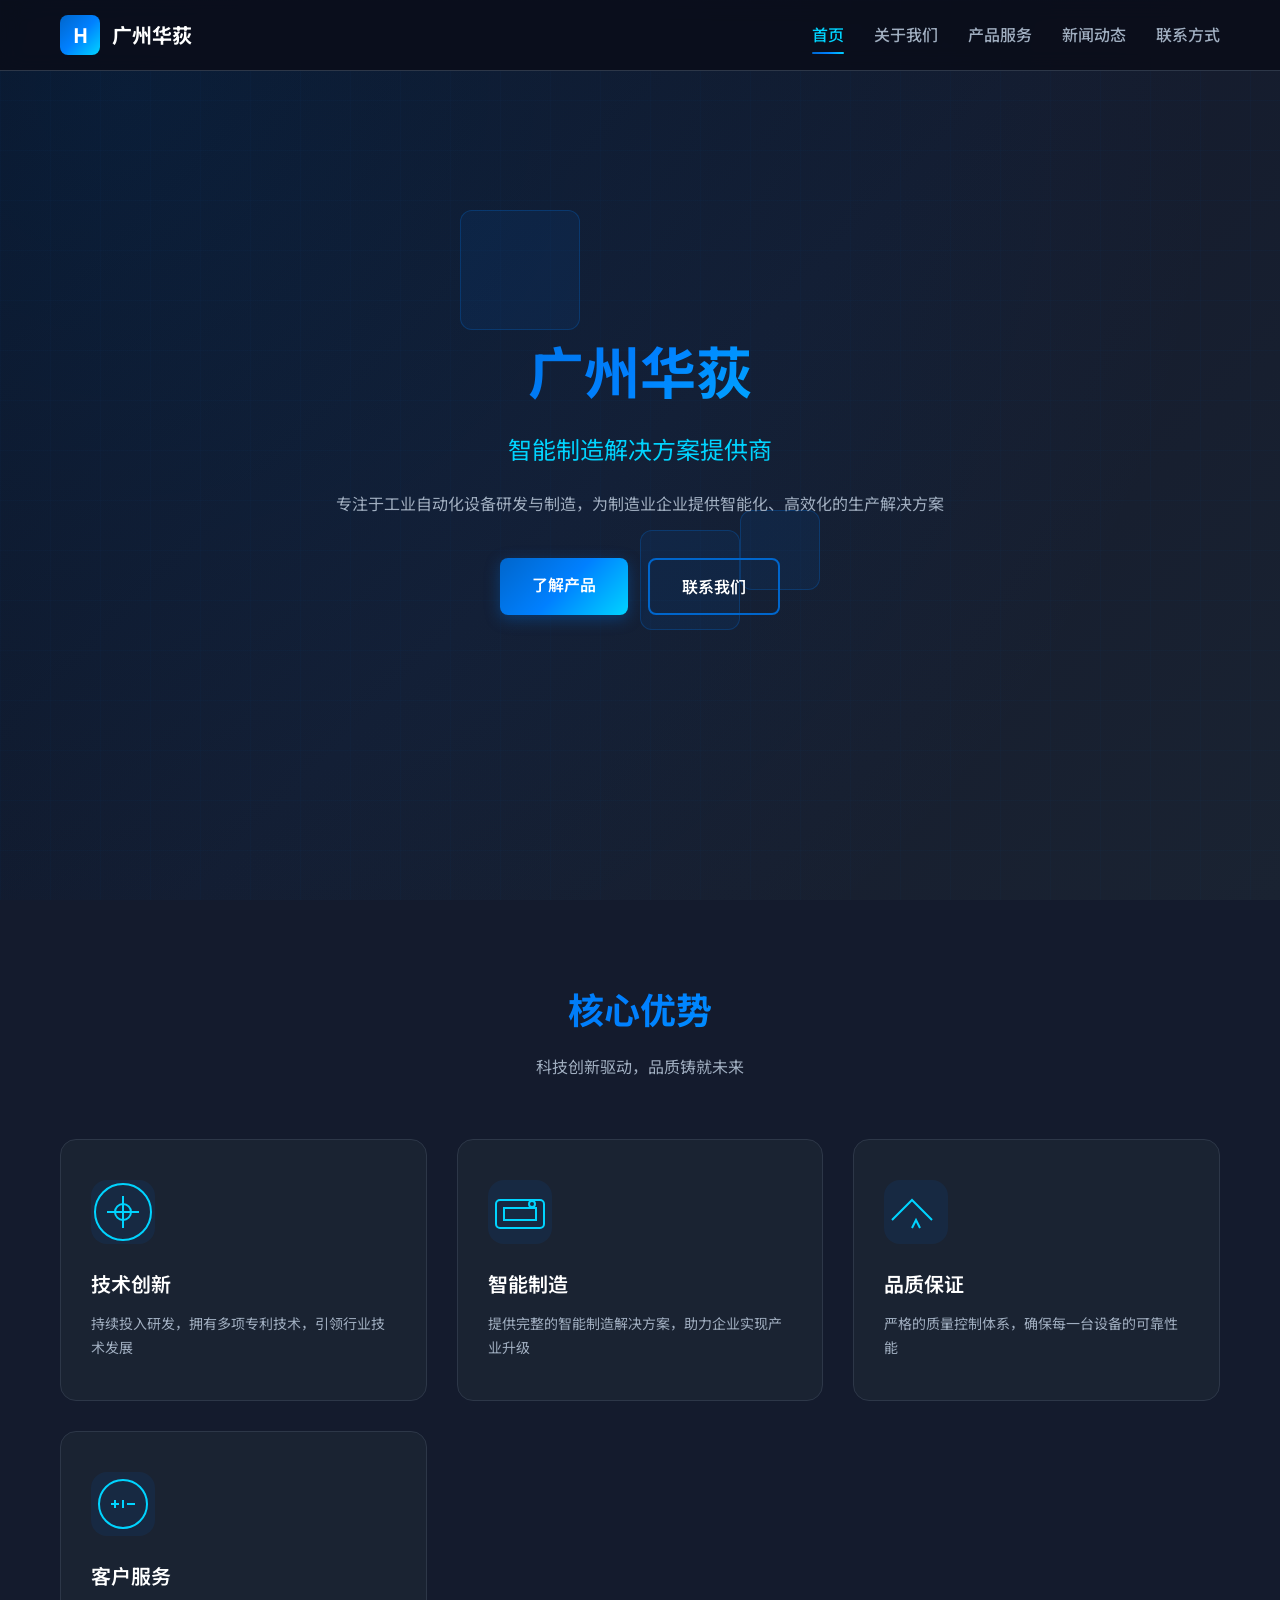
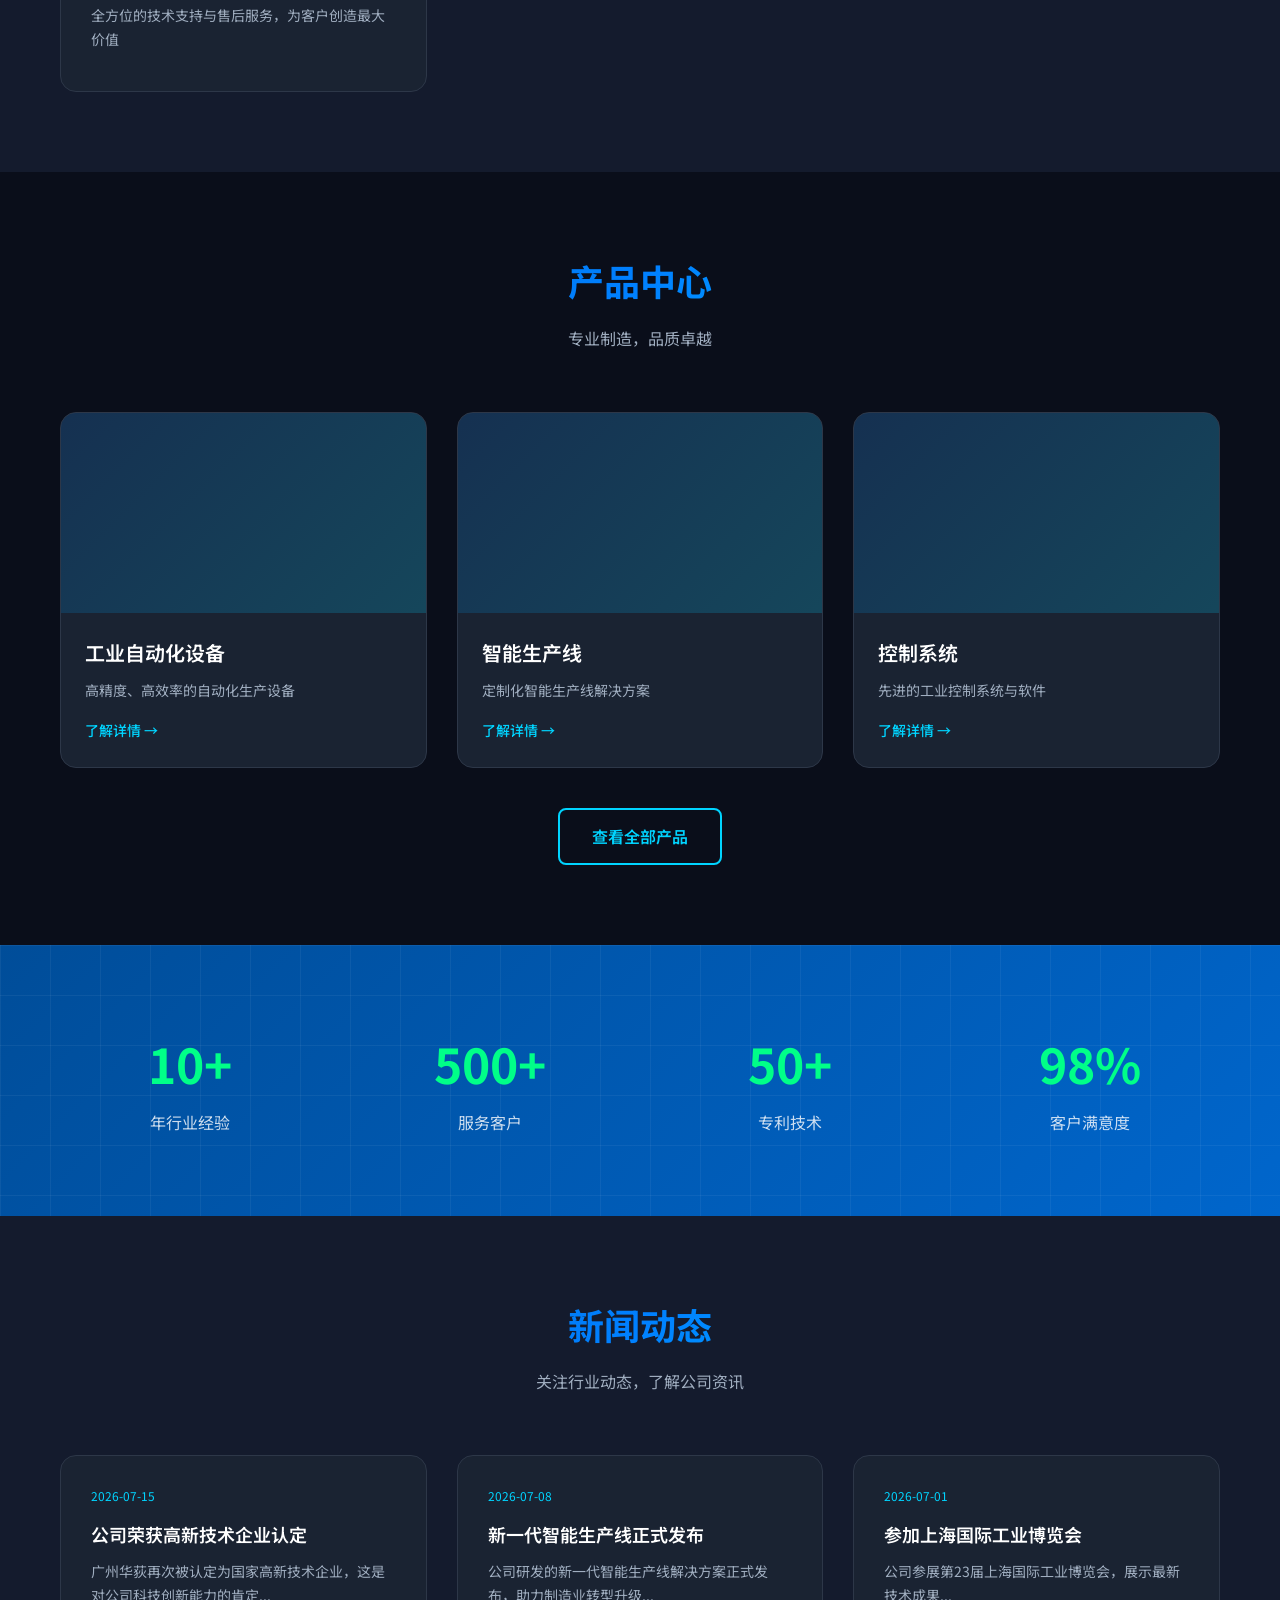
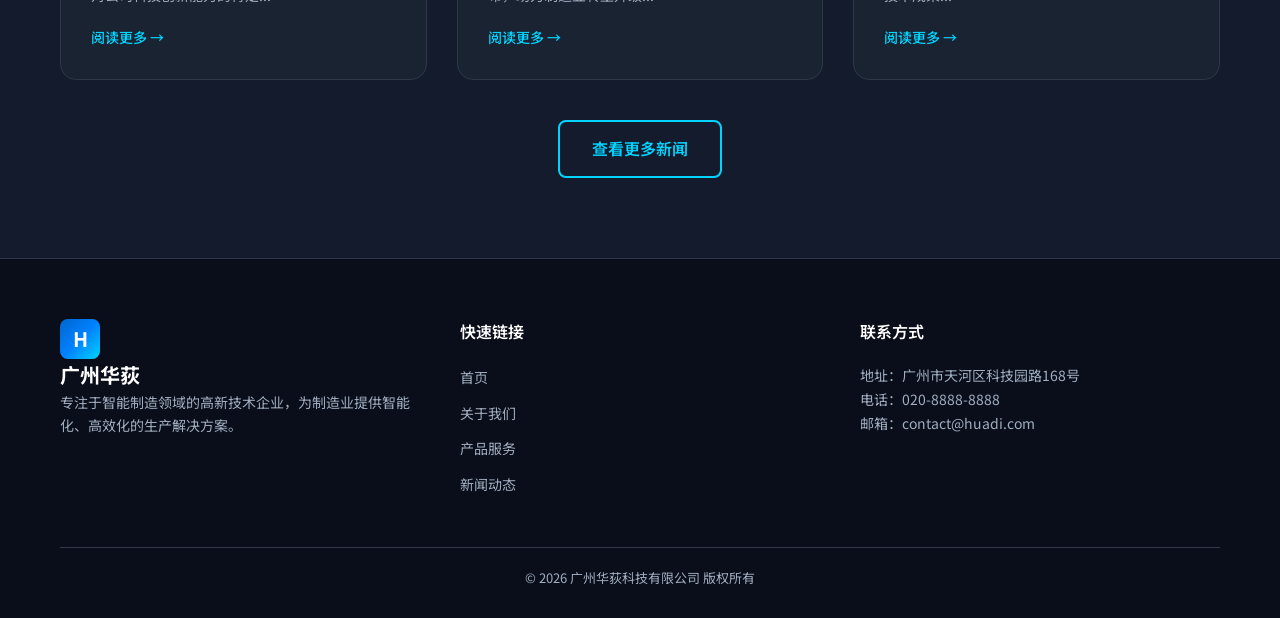
<file: index.html>
<!DOCTYPE html>
<html lang="zh-CN">
<head>
    <meta charset="UTF-8">
    <meta name="viewport" content="width=device-width, initial-scale=1.0">
    <title>广州华荻 - 智能制造解决方案提供商</title>
    <meta name="description" content="广州华荻是一家专注于智能制造领域的高新技术企业，提供工业自动化设备、智能生产线解决方案。">
    <link rel="stylesheet" href="css/style.css">
    <link href="https://fonts.googleapis.com/css2?family=Noto+Sans+SC:wght@300;400;500;700&display=swap" rel="stylesheet">
</head>
<body>
    <nav class="navbar" id="navbar">
        <div class="nav-container">
            <div class="logo">
                <a href="index.html">
                    <span class="logo-icon">H</span>
                    <span class="logo-text">广州华荻</span>
                </a>
            </div>
            <ul class="nav-links">
                <li><a href="index.html" class="active">首页</a></li>
                <li><a href="about.html">关于我们</a></li>
                <li><a href="products.html">产品服务</a></li>
                <li><a href="news.html">新闻动态</a></li>
                <li><a href="contact.html">联系方式</a></li>
            </ul>
            <div class="menu-btn" id="menuBtn">
                <span></span>
                <span></span>
                <span></span>
            </div>
        </div>
    </nav>

    <section class="hero">
        <div class="hero-bg"></div>
        <div class="hero-content">
            <h1>广州华荻</h1>
            <p class="hero-subtitle">智能制造解决方案提供商</p>
            <p class="hero-description">专注于工业自动化设备研发与制造，为制造业企业提供智能化、高效化的生产解决方案</p>
            <div class="hero-buttons">
                <a href="products.html" class="btn btn-primary">了解产品</a>
                <a href="contact.html" class="btn btn-secondary">联系我们</a>
            </div>
        </div>
        <div class="hero-visual">
            <div class="floating-box box-1"></div>
            <div class="floating-box box-2"></div>
            <div class="floating-box box-3"></div>
        </div>
    </section>

    <section class="features">
        <div class="container">
            <div class="section-header">
                <h2>核心优势</h2>
                <p>科技创新驱动，品质铸就未来</p>
            </div>
            <div class="features-grid">
                <div class="feature-card">
                    <div class="feature-icon">
                        <svg viewBox="0 0 64 64" fill="none" stroke="currentColor" stroke-width="2">
                            <circle cx="32" cy="32" r="28"/>
                            <path d="M32 16v32M16 32h32"/>
                            <circle cx="32" cy="32" r="8"/>
                        </svg>
                    </div>
                    <h3>技术创新</h3>
                    <p>持续投入研发，拥有多项专利技术，引领行业技术发展</p>
                </div>
                <div class="feature-card">
                    <div class="feature-icon">
                        <svg viewBox="0 0 64 64" fill="none" stroke="currentColor" stroke-width="2">
                            <rect x="8" y="20" width="48" height="28" rx="4"/>
                            <rect x="16" y="28" width="32" height="12"/>
                            <circle cx="44" cy="24" r="3"/>
                        </svg>
                    </div>
                    <h3>智能制造</h3>
                    <p>提供完整的智能制造解决方案，助力企业实现产业升级</p>
                </div>
                <div class="feature-card">
                    <div class="feature-icon">
                        <svg viewBox="0 0 64 64" fill="none" stroke="currentColor" stroke-width="2">
                            <path d="M8 40l20-20 20 20"/>
                            <path d="M28 48l4-8 4 8"/>
                        </svg>
                    </div>
                    <h3>品质保证</h3>
                    <p>严格的质量控制体系，确保每一台设备的可靠性能</p>
                </div>
                <div class="feature-card">
                    <div class="feature-icon">
                        <svg viewBox="0 0 64 64" fill="none" stroke="currentColor" stroke-width="2">
                            <circle cx="32" cy="32" r="24"/>
                            <path d="M20 32h8M36 32h8M24 28v8M32 28v8"/>
                        </svg>
                    </div>
                    <h3>客户服务</h3>
                    <p>全方位的技术支持与售后服务，为客户创造最大价值</p>
                </div>
            </div>
        </div>
    </section>

    <section class="products-preview">
        <div class="container">
            <div class="section-header">
                <h2>产品中心</h2>
                <p>专业制造，品质卓越</p>
            </div>
            <div class="products-grid">
                <div class="product-card">
                    <div class="product-image">
                        <div class="product-placeholder"></div>
                    </div>
                    <div class="product-info">
                        <h3>工业自动化设备</h3>
                        <p>高精度、高效率的自动化生产设备</p>
                        <a href="products.html" class="product-link">了解详情 →</a>
                    </div>
                </div>
                <div class="product-card">
                    <div class="product-image">
                        <div class="product-placeholder"></div>
                    </div>
                    <div class="product-info">
                        <h3>智能生产线</h3>
                        <p>定制化智能生产线解决方案</p>
                        <a href="products.html" class="product-link">了解详情 →</a>
                    </div>
                </div>
                <div class="product-card">
                    <div class="product-image">
                        <div class="product-placeholder"></div>
                    </div>
                    <div class="product-info">
                        <h3>控制系统</h3>
                        <p>先进的工业控制系统与软件</p>
                        <a href="products.html" class="product-link">了解详情 →</a>
                    </div>
                </div>
            </div>
            <div class="section-footer">
                <a href="products.html" class="btn btn-outline">查看全部产品</a>
            </div>
        </div>
    </section>

    <section class="stats">
        <div class="container">
            <div class="stats-grid">
                <div class="stat-item">
                    <div class="stat-number">10+</div>
                    <div class="stat-label">年行业经验</div>
                </div>
                <div class="stat-item">
                    <div class="stat-number">500+</div>
                    <div class="stat-label">服务客户</div>
                </div>
                <div class="stat-item">
                    <div class="stat-number">50+</div>
                    <div class="stat-label">专利技术</div>
                </div>
                <div class="stat-item">
                    <div class="stat-number">98%</div>
                    <div class="stat-label">客户满意度</div>
                </div>
            </div>
        </div>
    </section>

    <section class="news-preview">
        <div class="container">
            <div class="section-header">
                <h2>新闻动态</h2>
                <p>关注行业动态，了解公司资讯</p>
            </div>
            <div class="news-grid">
                <div class="news-card">
                    <div class="news-date">2026-07-15</div>
                    <h3>公司荣获高新技术企业认定</h3>
                    <p>广州华荻再次被认定为国家高新技术企业，这是对公司科技创新能力的肯定...</p>
                    <a href="news.html" class="news-link">阅读更多 →</a>
                </div>
                <div class="news-card">
                    <div class="news-date">2026-07-08</div>
                    <h3>新一代智能生产线正式发布</h3>
                    <p>公司研发的新一代智能生产线解决方案正式发布，助力制造业转型升级...</p>
                    <a href="news.html" class="news-link">阅读更多 →</a>
                </div>
                <div class="news-card">
                    <div class="news-date">2026-07-01</div>
                    <h3>参加上海国际工业博览会</h3>
                    <p>公司参展第23届上海国际工业博览会，展示最新技术成果...</p>
                    <a href="news.html" class="news-link">阅读更多 →</a>
                </div>
            </div>
            <div class="section-footer">
                <a href="news.html" class="btn btn-outline">查看更多新闻</a>
            </div>
        </div>
    </section>

    <footer class="footer">
        <div class="container">
            <div class="footer-content">
                <div class="footer-section">
                    <div class="logo">
                        <span class="logo-icon">H</span>
                        <span class="logo-text">广州华荻</span>
                    </div>
                    <p>专注于智能制造领域的高新技术企业，为制造业提供智能化、高效化的生产解决方案。</p>
                </div>
                <div class="footer-section">
                    <h4>快速链接</h4>
                    <ul>
                        <li><a href="index.html">首页</a></li>
                        <li><a href="about.html">关于我们</a></li>
                        <li><a href="products.html">产品服务</a></li>
                        <li><a href="news.html">新闻动态</a></li>
                    </ul>
                </div>
                <div class="footer-section">
                    <h4>联系方式</h4>
                    <p>地址：广州市天河区科技园路168号</p>
                    <p>电话：020-8888-8888</p>
                    <p>邮箱：contact@huadi.com</p>
                </div>
            </div>
            <div class="footer-bottom">
                <p>&copy; 2026 广州华荻科技有限公司 版权所有</p>
            </div>
        </div>
    </footer>

    <script src="js/main.js"></script>
</body>
</html>
</file>
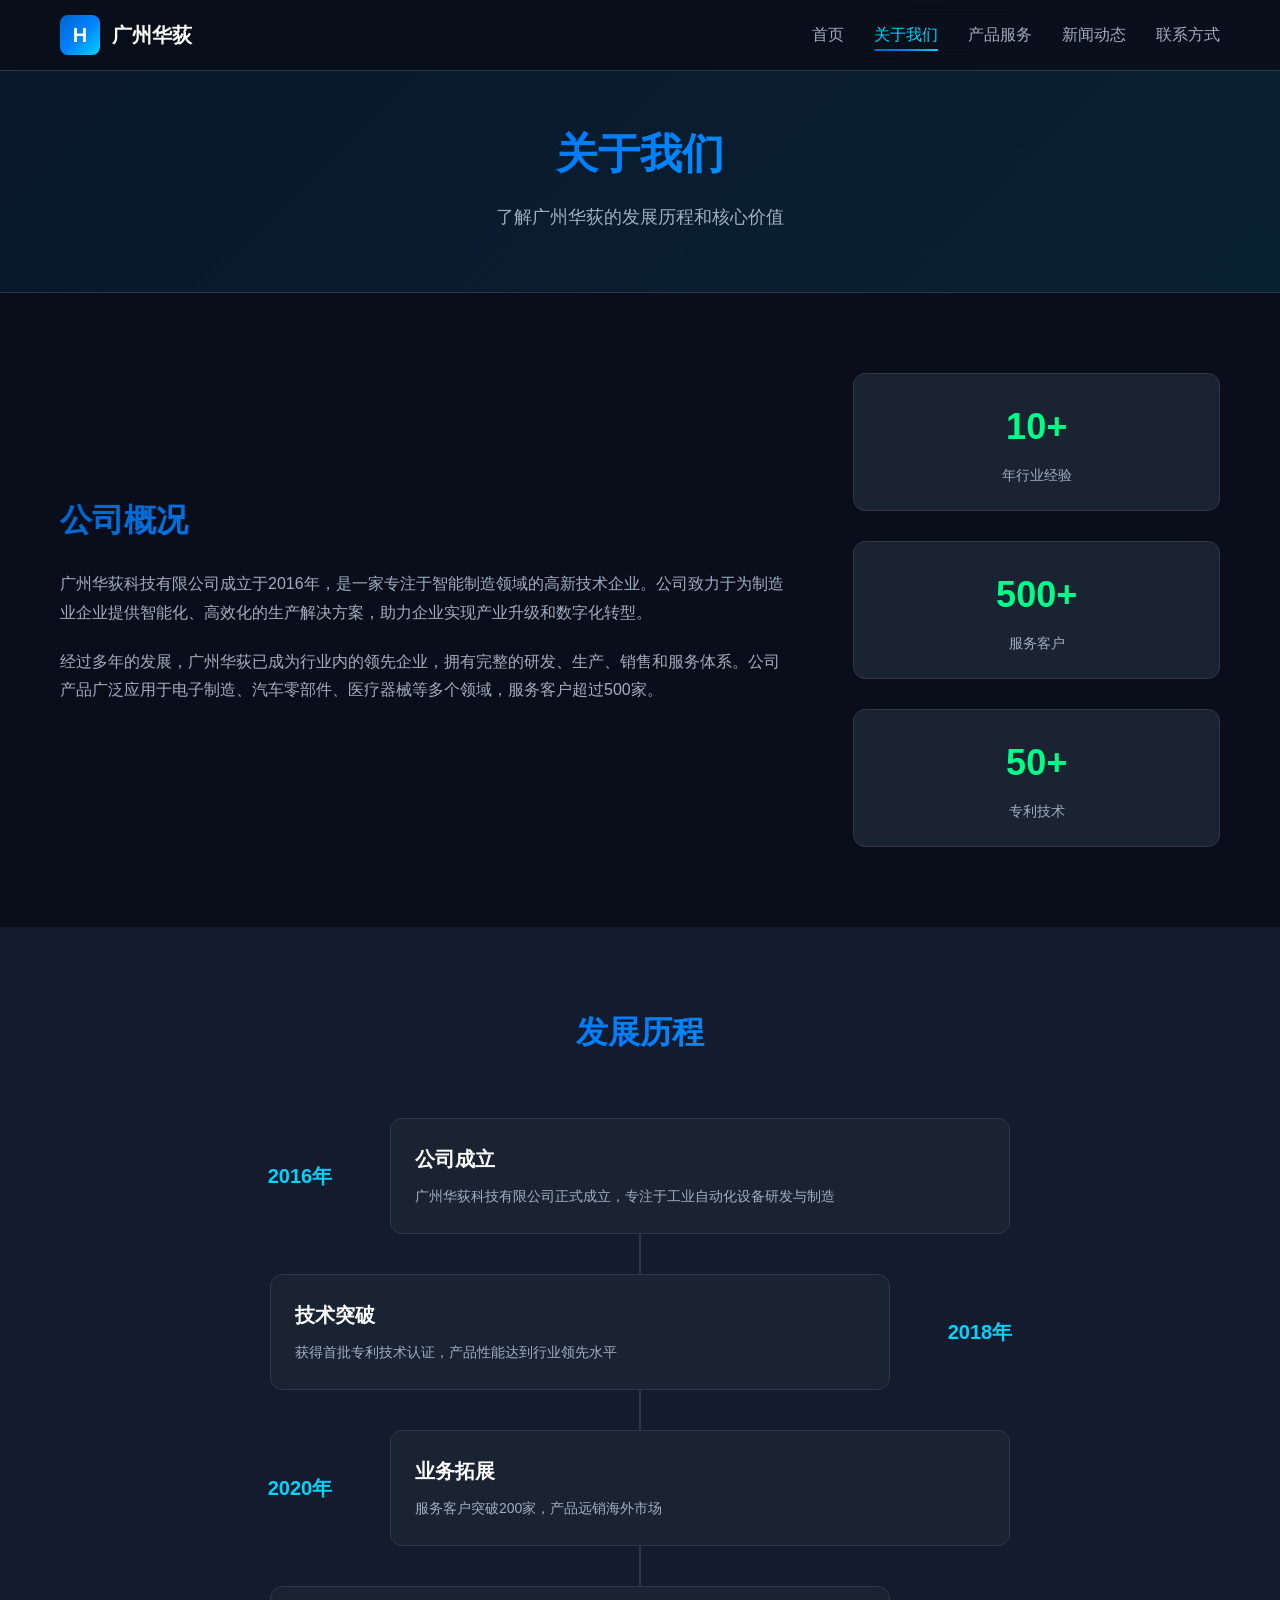
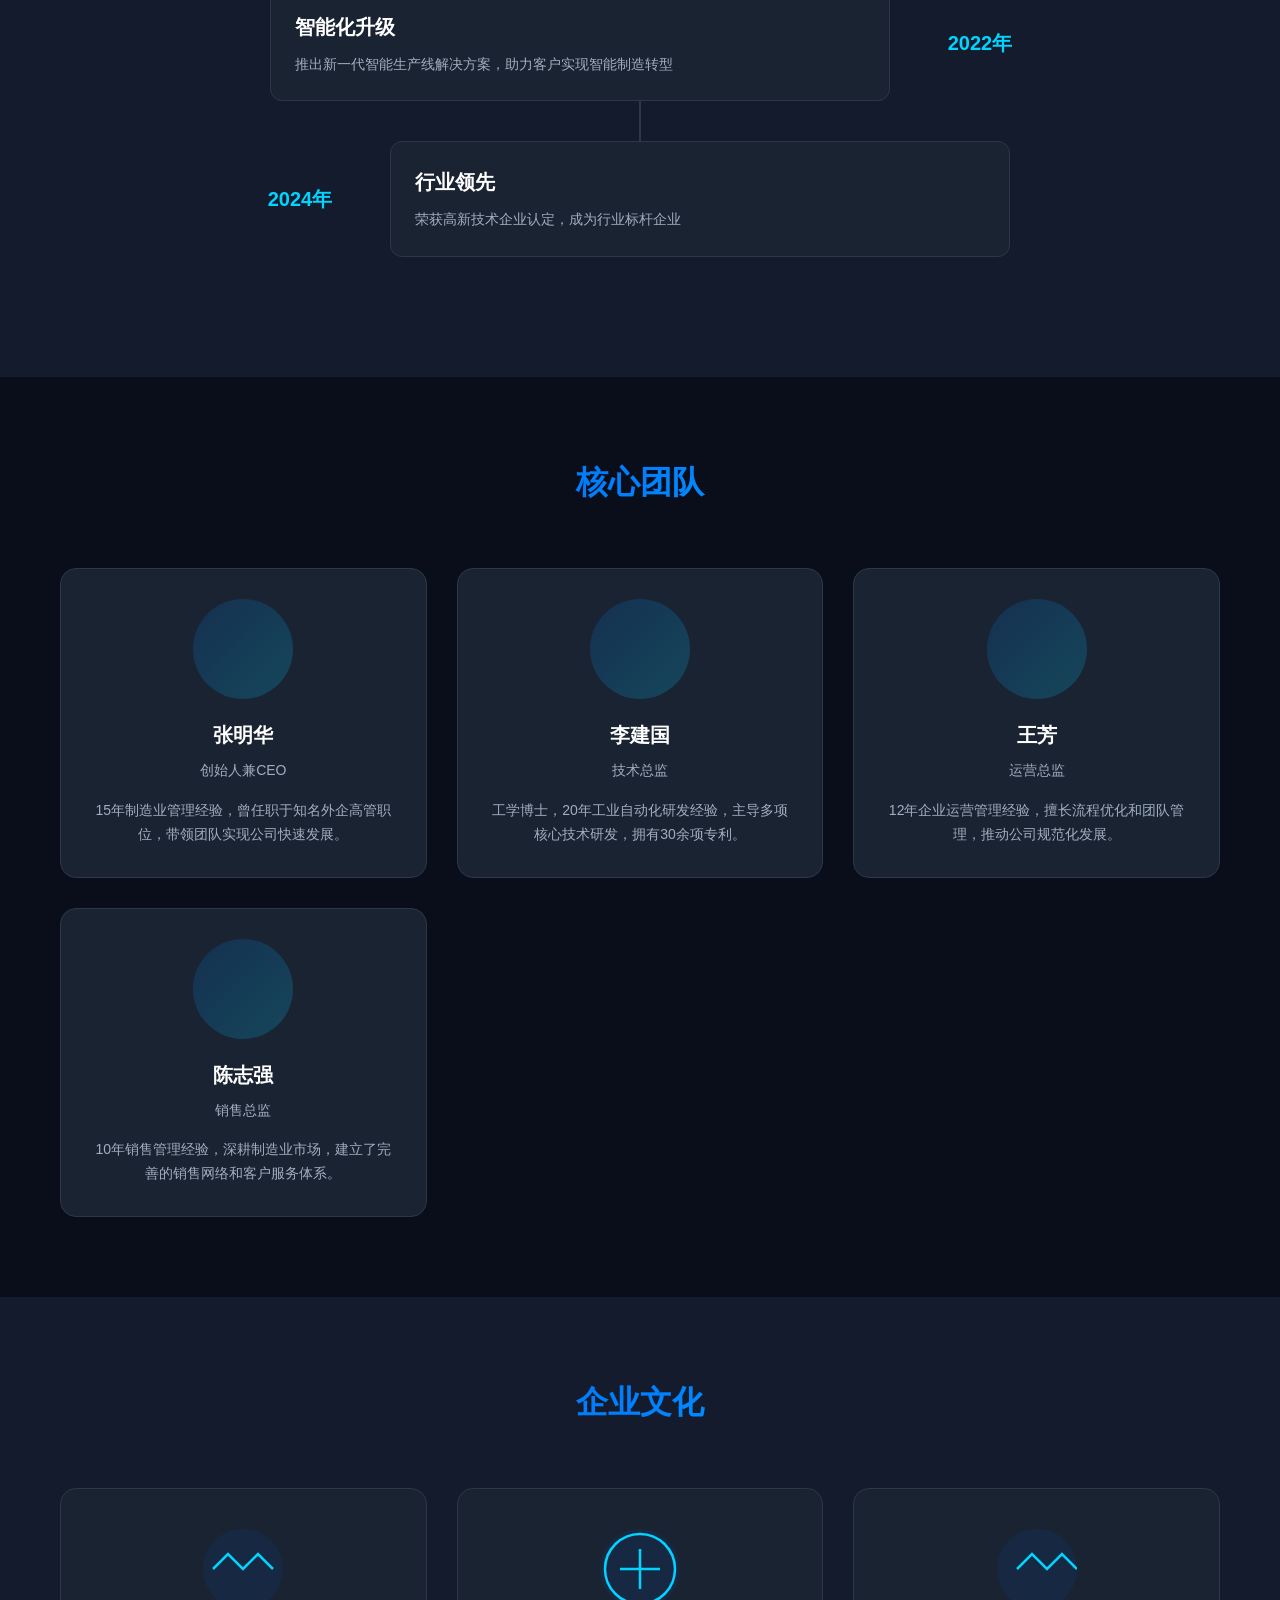
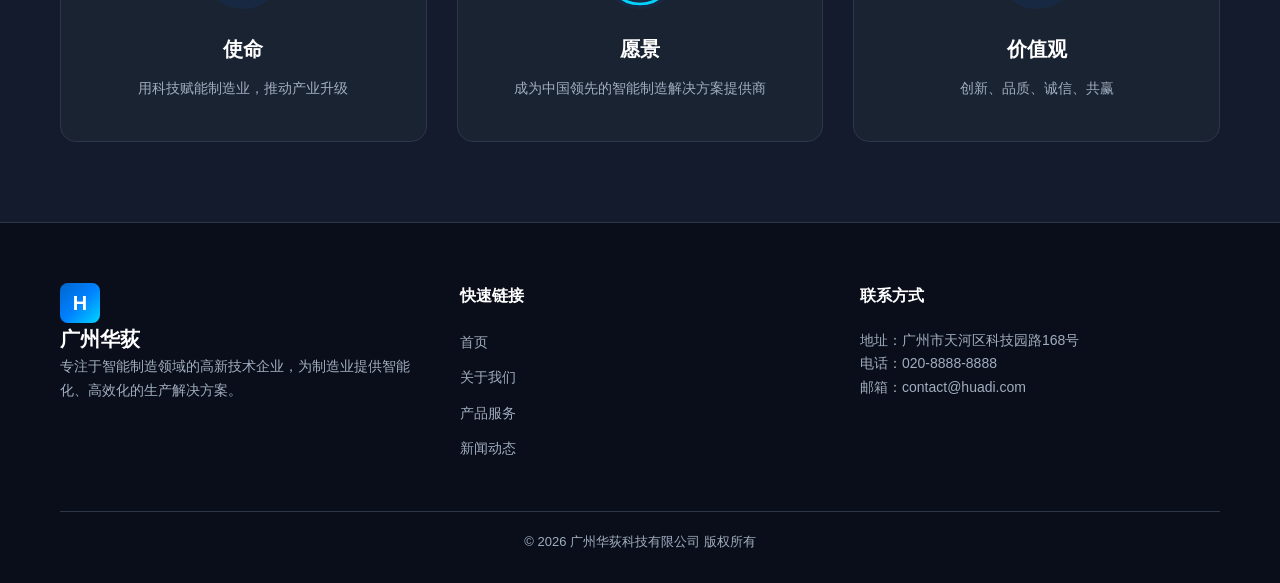
<file: about.html>
<!DOCTYPE html>
<html lang="zh-CN">
<head>
    <meta charset="UTF-8">
    <meta name="viewport" content="width=device-width, initial-scale=1.0">
    <title>关于我们 - 广州华荻</title>
    <meta name="description" content="了解广州华荻的公司概况、发展历程、核心团队和企业文化">
    <link rel="stylesheet" href="css/style.css">
</head>
<body>
    <nav class="navbar" id="navbar">
        <div class="nav-container">
            <div class="logo">
                <a href="index.html">
                    <span class="logo-icon">H</span>
                    <span class="logo-text">广州华荻</span>
                </a>
            </div>
            <ul class="nav-links">
                <li><a href="index.html">首页</a></li>
                <li><a href="about.html" class="active">关于我们</a></li>
                <li><a href="products.html">产品服务</a></li>
                <li><a href="news.html">新闻动态</a></li>
                <li><a href="contact.html">联系方式</a></li>
            </ul>
            <div class="menu-btn" id="menuBtn">
                <span></span>
                <span></span>
                <span></span>
            </div>
        </div>
    </nav>

    <section class="page-header">
        <div class="container">
            <h1>关于我们</h1>
            <p>了解广州华荻的发展历程和核心价值</p>
        </div>
    </section>

    <section class="company-intro">
        <div class="container">
            <div class="intro-content">
                <div class="intro-text">
                    <h2>公司概况</h2>
                    <p>广州华荻科技有限公司成立于2016年，是一家专注于智能制造领域的高新技术企业。公司致力于为制造业企业提供智能化、高效化的生产解决方案，助力企业实现产业升级和数字化转型。</p>
                    <p>经过多年的发展，广州华荻已成为行业内的领先企业，拥有完整的研发、生产、销售和服务体系。公司产品广泛应用于电子制造、汽车零部件、医疗器械等多个领域，服务客户超过500家。</p>
                </div>
                <div class="intro-stats">
                    <div class="intro-stat">
                        <div class="stat-value">10+</div>
                        <div class="stat-name">年行业经验</div>
                    </div>
                    <div class="intro-stat">
                        <div class="stat-value">500+</div>
                        <div class="stat-name">服务客户</div>
                    </div>
                    <div class="intro-stat">
                        <div class="stat-value">50+</div>
                        <div class="stat-name">专利技术</div>
                    </div>
                </div>
            </div>
        </div>
    </section>

    <section class="timeline">
        <div class="container">
            <h2>发展历程</h2>
            <div class="timeline-items">
                <div class="timeline-item">
                    <div class="timeline-date">2016年</div>
                    <div class="timeline-content">
                        <h3>公司成立</h3>
                        <p>广州华荻科技有限公司正式成立，专注于工业自动化设备研发与制造</p>
                    </div>
                </div>
                <div class="timeline-item">
                    <div class="timeline-date">2018年</div>
                    <div class="timeline-content">
                        <h3>技术突破</h3>
                        <p>获得首批专利技术认证，产品性能达到行业领先水平</p>
                    </div>
                </div>
                <div class="timeline-item">
                    <div class="timeline-date">2020年</div>
                    <div class="timeline-content">
                        <h3>业务拓展</h3>
                        <p>服务客户突破200家，产品远销海外市场</p>
                    </div>
                </div>
                <div class="timeline-item">
                    <div class="timeline-date">2022年</div>
                    <div class="timeline-content">
                        <h3>智能化升级</h3>
                        <p>推出新一代智能生产线解决方案，助力客户实现智能制造转型</p>
                    </div>
                </div>
                <div class="timeline-item">
                    <div class="timeline-date">2024年</div>
                    <div class="timeline-content">
                        <h3>行业领先</h3>
                        <p>荣获高新技术企业认定，成为行业标杆企业</p>
                    </div>
                </div>
            </div>
        </div>
    </section>

    <section class="team">
        <div class="container">
            <h2>核心团队</h2>
            <div class="team-grid">
                <div class="team-card">
                    <div class="team-avatar"></div>
                    <h3>张明华</h3>
                    <p class="team-title">创始人兼CEO</p>
                    <p>15年制造业管理经验，曾任职于知名外企高管职位，带领团队实现公司快速发展。</p>
                </div>
                <div class="team-card">
                    <div class="team-avatar"></div>
                    <h3>李建国</h3>
                    <p class="team-title">技术总监</p>
                    <p>工学博士，20年工业自动化研发经验，主导多项核心技术研发，拥有30余项专利。</p>
                </div>
                <div class="team-card">
                    <div class="team-avatar"></div>
                    <h3>王芳</h3>
                    <p class="team-title">运营总监</p>
                    <p>12年企业运营管理经验，擅长流程优化和团队管理，推动公司规范化发展。</p>
                </div>
                <div class="team-card">
                    <div class="team-avatar"></div>
                    <h3>陈志强</h3>
                    <p class="team-title">销售总监</p>
                    <p>10年销售管理经验，深耕制造业市场，建立了完善的销售网络和客户服务体系。</p>
                </div>
            </div>
        </div>
    </section>

    <section class="culture">
        <div class="container">
            <h2>企业文化</h2>
            <div class="culture-grid">
                <div class="culture-item">
                    <div class="culture-icon">
                        <svg viewBox="0 0 64 64" fill="none" stroke="currentColor" stroke-width="2">
                            <path d="M8 32l12-12 12 12 12-12 12 12"/>
                        </svg>
                    </div>
                    <h3>使命</h3>
                    <p>用科技赋能制造业，推动产业升级</p>
                </div>
                <div class="culture-item">
                    <div class="culture-icon">
                        <svg viewBox="0 0 64 64" fill="none" stroke="currentColor" stroke-width="2">
                            <circle cx="32" cy="32" r="28"/>
                            <path d="M32 16v32M16 32h32"/>
                        </svg>
                    </div>
                    <h3>愿景</h3>
                    <p>成为中国领先的智能制造解决方案提供商</p>
                </div>
                <div class="culture-item">
                    <div class="culture-icon">
                        <svg viewBox="0 0 64 64" fill="none" stroke="currentColor" stroke-width="2">
                            <path d="M16 32l12-12 12 12 12-12 12 12"/>
                        </svg>
                    </div>
                    <h3>价值观</h3>
                    <p>创新、品质、诚信、共赢</p>
                </div>
            </div>
        </div>
    </section>

    <footer class="footer">
        <div class="container">
            <div class="footer-content">
                <div class="footer-section">
                    <div class="logo">
                        <span class="logo-icon">H</span>
                        <span class="logo-text">广州华荻</span>
                    </div>
                    <p>专注于智能制造领域的高新技术企业，为制造业提供智能化、高效化的生产解决方案。</p>
                </div>
                <div class="footer-section">
                    <h4>快速链接</h4>
                    <ul>
                        <li><a href="index.html">首页</a></li>
                        <li><a href="about.html">关于我们</a></li>
                        <li><a href="products.html">产品服务</a></li>
                        <li><a href="news.html">新闻动态</a></li>
                    </ul>
                </div>
                <div class="footer-section">
                    <h4>联系方式</h4>
                    <p>地址：广州市天河区科技园路168号</p>
                    <p>电话：020-8888-8888</p>
                    <p>邮箱：contact@huadi.com</p>
                </div>
            </div>
            <div class="footer-bottom">
                <p>&copy; 2026 广州华荻科技有限公司 版权所有</p>
            </div>
        </div>
    </footer>

    <script src="js/main.js"></script>
    <style>
        .page-header {
            padding: 120px 0 60px;
            text-align: center;
            background: linear-gradient(135deg, rgba(0, 102, 204, 0.1) 0%, rgba(0, 212, 255, 0.1) 100%);
            border-bottom: 1px solid var(--border-color);
        }

        .page-header h1 {
            font-size: 42px;
            font-weight: 700;
            margin-bottom: 16px;
            background: var(--gradient-primary);
            -webkit-background-clip: text;
            -webkit-text-fill-color: transparent;
            background-clip: text;
        }

        .page-header p {
            font-size: 18px;
            color: var(--text-secondary);
        }

        .company-intro {
            padding: 80px 0;
        }

        .intro-content {
            display: grid;
            grid-template-columns: 2fr 1fr;
            gap: 60px;
            align-items: center;
        }

        .intro-text h2 {
            font-size: 32px;
            font-weight: 700;
            margin-bottom: 24px;
            background: var(--gradient-primary);
            -webkit-background-clip: text;
            -webkit-text-fill-color: transparent;
            background-clip: text;
        }

        .intro-text p {
            font-size: 16px;
            color: var(--text-secondary);
            line-height: 1.8;
            margin-bottom: 20px;
        }

        .intro-stats {
            display: flex;
            flex-direction: column;
            gap: 30px;
        }

        .intro-stat {
            background: var(--bg-card);
            padding: 24px;
            border-radius: 12px;
            border: 1px solid var(--border-color);
            text-align: center;
        }

        .stat-value {
            font-size: 36px;
            font-weight: 700;
            color: var(--accent-color);
            margin-bottom: 8px;
        }

        .stat-name {
            font-size: 14px;
            color: var(--text-secondary);
        }

        .timeline {
            padding: 80px 0;
            background: var(--bg-gray);
        }

        .timeline h2 {
            text-align: center;
            font-size: 32px;
            font-weight: 700;
            margin-bottom: 60px;
            background: var(--gradient-primary);
            -webkit-background-clip: text;
            -webkit-text-fill-color: transparent;
            background-clip: text;
        }

        .timeline-items {
            position: relative;
            max-width: 800px;
            margin: 0 auto;
        }

        .timeline-items::before {
            content: '';
            position: absolute;
            left: 50%;
            top: 0;
            bottom: 0;
            width: 2px;
            background: var(--border-color);
            transform: translateX(-50%);
        }

        .timeline-item {
            position: relative;
            margin-bottom: 40px;
            display: flex;
        }

        .timeline-item:nth-child(odd) {
            flex-direction: row;
        }

        .timeline-item:nth-child(even) {
            flex-direction: row-reverse;
        }

        .timeline-date {
            width: 120px;
            flex-shrink: 0;
            font-size: 20px;
            font-weight: 600;
            color: var(--secondary-color);
            display: flex;
            align-items: center;
            justify-content: center;
        }

        .timeline-content {
            flex: 1;
            background: var(--bg-card);
            padding: 24px;
            border-radius: 12px;
            border: 1px solid var(--border-color);
            margin: 0 30px;
        }

        .timeline-content h3 {
            font-size: 20px;
            font-weight: 600;
            margin-bottom: 10px;
            color: var(--text-primary);
        }

        .timeline-content p {
            font-size: 14px;
            color: var(--text-secondary);
            line-height: 1.7;
        }

        .team {
            padding: 80px 0;
        }

        .team h2 {
            text-align: center;
            font-size: 32px;
            font-weight: 700;
            margin-bottom: 60px;
            background: var(--gradient-primary);
            -webkit-background-clip: text;
            -webkit-text-fill-color: transparent;
            background-clip: text;
        }

        .team-grid {
            display: grid;
            grid-template-columns: repeat(auto-fit, minmax(280px, 1fr));
            gap: 30px;
        }

        .team-card {
            background: var(--bg-card);
            padding: 30px;
            border-radius: 16px;
            border: 1px solid var(--border-color);
            text-align: center;
            transition: all 0.3s ease;
        }

        .team-card:hover {
            border-color: var(--primary-color);
            transform: translateY(-5px);
        }

        .team-avatar {
            width: 100px;
            height: 100px;
            margin: 0 auto 20px;
            background: linear-gradient(135deg, rgba(0, 102, 204, 0.2) 0%, rgba(0, 212, 255, 0.2) 100%);
            border-radius: 50%;
            display: flex;
            align-items: center;
            justify-content: center;
            color: var(--secondary-color);
            font-size: 40px;
            font-weight: 700;
        }

        .team-card h3 {
            font-size: 20px;
            font-weight: 600;
            margin-bottom: 8px;
            color: var(--text-primary);
        }

        .team-title {
            font-size: 14px;
            color: var(--secondary-color);
            margin-bottom: 16px;
        }

        .team-card p {
            font-size: 14px;
            color: var(--text-secondary);
            line-height: 1.7;
        }

        .culture {
            padding: 80px 0;
            background: var(--bg-gray);
        }

        .culture h2 {
            text-align: center;
            font-size: 32px;
            font-weight: 700;
            margin-bottom: 60px;
            background: var(--gradient-primary);
            -webkit-background-clip: text;
            -webkit-text-fill-color: transparent;
            background-clip: text;
        }

        .culture-grid {
            display: grid;
            grid-template-columns: repeat(auto-fit, minmax(280px, 1fr));
            gap: 30px;
        }

        .culture-item {
            background: var(--bg-card);
            padding: 40px 30px;
            border-radius: 16px;
            border: 1px solid var(--border-color);
            text-align: center;
        }

        .culture-icon {
            width: 80px;
            height: 80px;
            margin: 0 auto 24px;
            background: rgba(0, 102, 204, 0.1);
            border-radius: 50%;
            display: flex;
            align-items: center;
            justify-content: center;
            color: var(--secondary-color);
        }

        .culture-item h3 {
            font-size: 20px;
            font-weight: 600;
            margin-bottom: 12px;
            color: var(--text-primary);
        }

        .culture-item p {
            font-size: 14px;
            color: var(--text-secondary);
            line-height: 1.7;
        }

        @media (max-width: 768px) {
            .intro-content {
                grid-template-columns: 1fr;
                gap: 40px;
            }

            .timeline-items::before {
                left: 30px;
            }

            .timeline-item,
            .timeline-item:nth-child(even) {
                flex-direction: column;
                align-items: flex-start;
            }

            .timeline-date {
                width: auto;
                padding-left: 70px;
                position: relative;
            }

            .timeline-date::before {
                content: '';
                position: absolute;
                left: 20px;
                top: 50%;
                transform: translateY(-50%);
                width: 12px;
                height: 12px;
                background: var(--primary-color);
                border-radius: 50%;
                border: 2px solid var(--bg-gray);
            }

            .timeline-content {
                margin: 0 0 0 70px;
            }
        }
    </style>
</body>
</html>
</file>
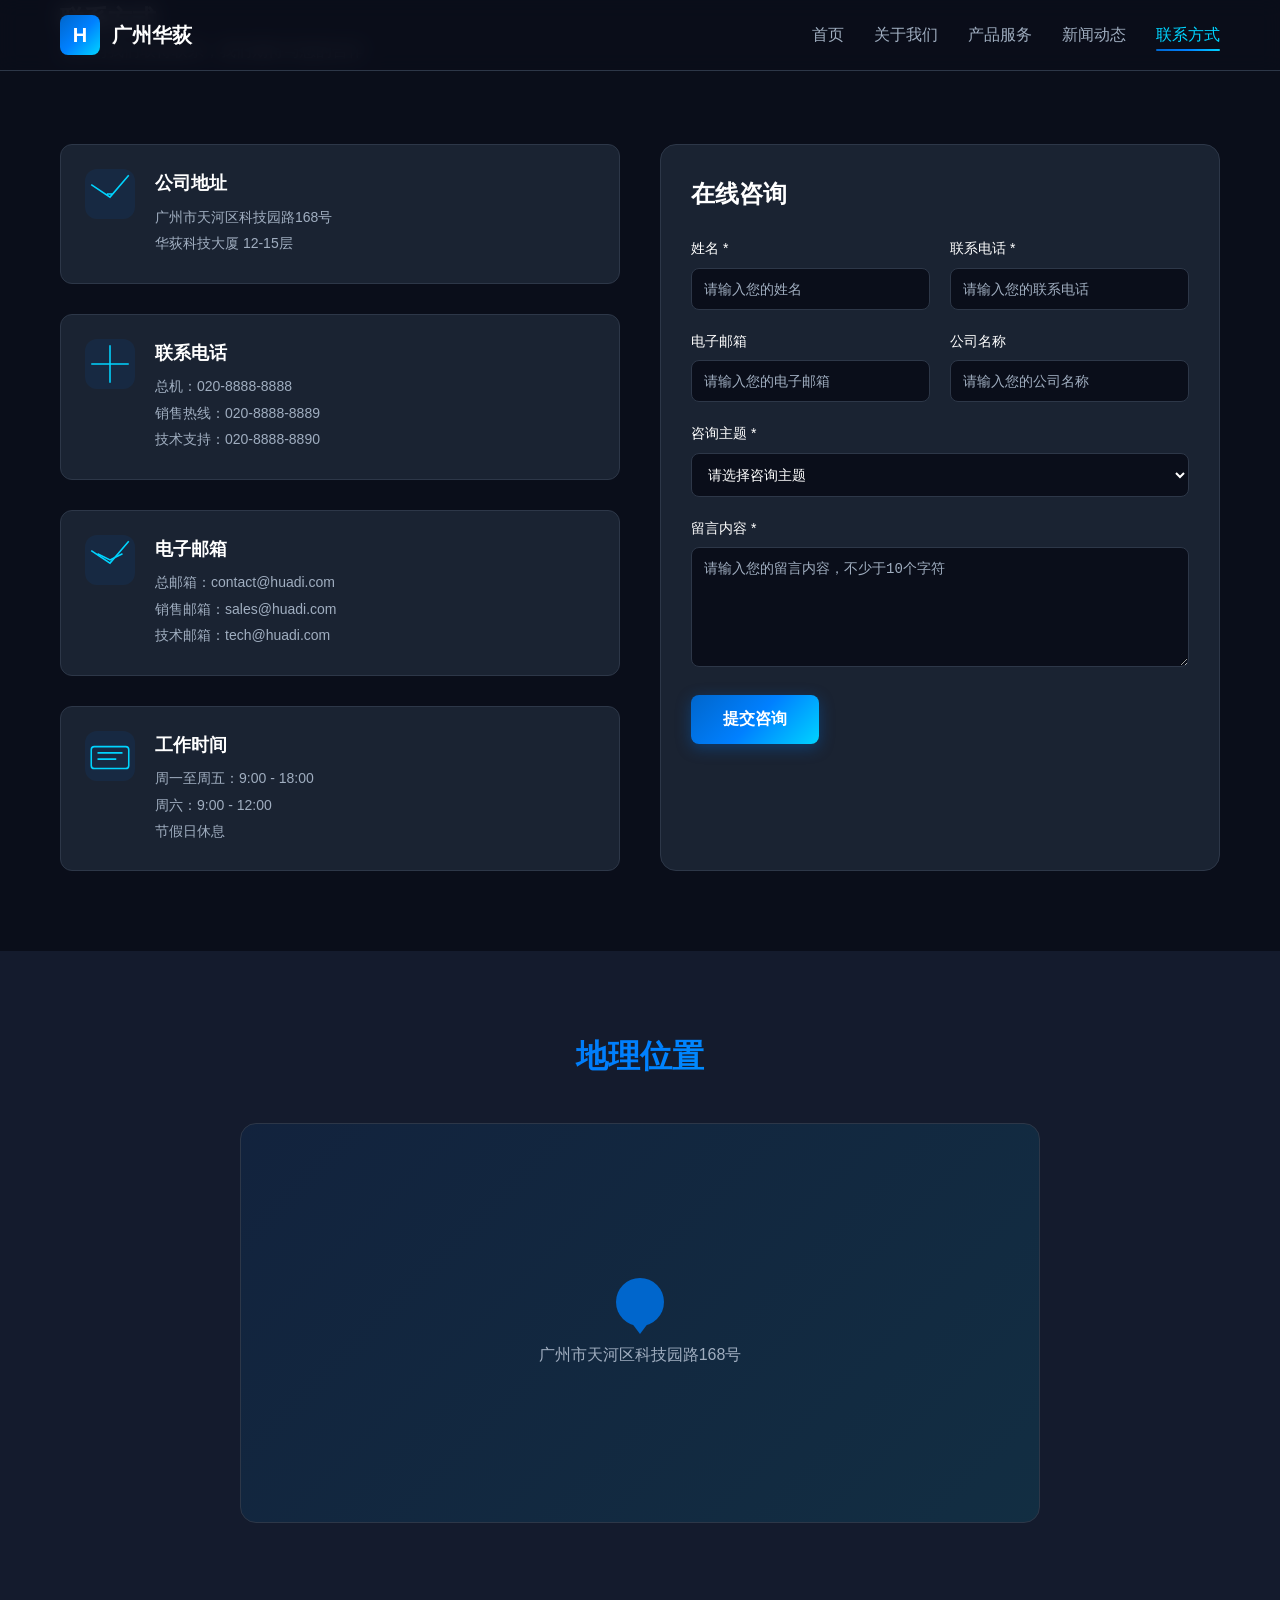
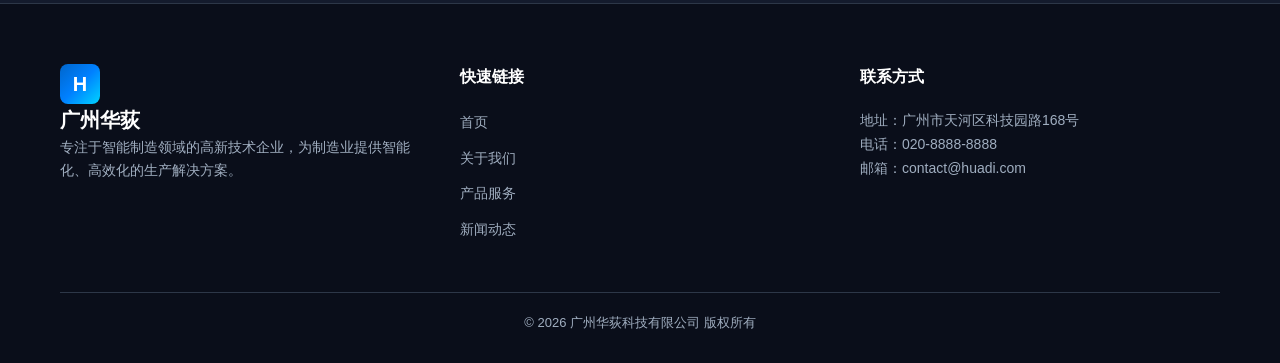
<file: contact.html>
<!DOCTYPE html>
<html lang="zh-CN">
<head>
    <meta charset="UTF-8">
    <meta name="viewport" content="width=device-width, initial-scale=1.0">
    <title>联系方式 - 广州华荻</title>
    <meta name="description" content="联系广州华荻科技有限公司，获取专业的技术咨询和商务合作">
    <link rel="stylesheet" href="css/style.css">
</head>
<body>
    <nav class="navbar" id="navbar">
        <div class="nav-container">
            <div class="logo">
                <a href="index.html">
                    <span class="logo-icon">H</span>
                    <span class="logo-text">广州华荻</span>
                </a>
            </div>
            <ul class="nav-links">
                <li><a href="index.html">首页</a></li>
                <li><a href="about.html">关于我们</a></li>
                <li><a href="products.html">产品服务</a></li>
                <li><a href="news.html">新闻动态</a></li>
                <li><a href="contact.html" class="active">联系方式</a></li>
            </ul>
            <div class="menu-btn" id="menuBtn">
                <span></span>
                <span></span>
                <span></span>
            </div>
        </div>
    </nav>

    <section class="page-header">
        <div class="container">
            <h1>联系方式</h1>
            <p>欢迎与我们取得联系，我们期待与您的合作</p>
        </div>
    </section>

    <section class="contact-content">
        <div class="container">
            <div class="contact-info">
                <div class="info-section">
                    <div class="info-icon">
                        <svg viewBox="0 0 64 64" fill="none" stroke="currentColor" stroke-width="2">
                            <path d="M8 20l24 16L56 8M28 32h8"/>
                        </svg>
                    </div>
                    <div class="info-content">
                        <h3>公司地址</h3>
                        <p>广州市天河区科技园路168号</p>
                        <p>华荻科技大厦 12-15层</p>
                    </div>
                </div>

                <div class="info-section">
                    <div class="info-icon">
                        <svg viewBox="0 0 64 64" fill="none" stroke="currentColor" stroke-width="2">
                            <path d="M32 8v48M8 32h48"/>
                        </svg>
                    </div>
                    <div class="info-content">
                        <h3>联系电话</h3>
                        <p>总机：020-8888-8888</p>
                        <p>销售热线：020-8888-8889</p>
                        <p>技术支持：020-8888-8890</p>
                    </div>
                </div>

                <div class="info-section">
                    <div class="info-icon">
                        <svg viewBox="0 0 64 64" fill="none" stroke="currentColor" stroke-width="2">
                            <path d="M8 20l24 16L56 8"/>
                            <path d="M16 24l16 8 16-8"/>
                        </svg>
                    </div>
                    <div class="info-content">
                        <h3>电子邮箱</h3>
                        <p>总邮箱：contact@huadi.com</p>
                        <p>销售邮箱：sales@huadi.com</p>
                        <p>技术邮箱：tech@huadi.com</p>
                    </div>
                </div>

                <div class="info-section">
                    <div class="info-icon">
                        <svg viewBox="0 0 64 64" fill="none" stroke="currentColor" stroke-width="2">
                            <rect x="8" y="20" width="48" height="28" rx="4"/>
                            <path d="M16 28h32M16 36h24"/>
                        </svg>
                    </div>
                    <div class="info-content">
                        <h3>工作时间</h3>
                        <p>周一至周五：9:00 - 18:00</p>
                        <p>周六：9:00 - 12:00</p>
                        <p>节假日休息</p>
                    </div>
                </div>
            </div>

            <div class="contact-form">
                <h2>在线咨询</h2>
                <form id="contactForm">
                    <div class="form-row">
                        <div class="form-group">
                            <label for="name">姓名 *</label>
                            <input type="text" id="name" name="name" placeholder="请输入您的姓名" required>
                        </div>
                        <div class="form-group">
                            <label for="phone">联系电话 *</label>
                            <input type="tel" id="phone" name="phone" placeholder="请输入您的联系电话" required>
                        </div>
                    </div>
                    <div class="form-row">
                        <div class="form-group">
                            <label for="email">电子邮箱</label>
                            <input type="email" id="email" name="email" placeholder="请输入您的电子邮箱">
                        </div>
                        <div class="form-group">
                            <label for="company">公司名称</label>
                            <input type="text" id="company" name="company" placeholder="请输入您的公司名称">
                        </div>
                    </div>
                    <div class="form-group">
                        <label for="subject">咨询主题 *</label>
                        <select id="subject" name="subject" required>
                            <option value="">请选择咨询主题</option>
                            <option value="product">产品咨询</option>
                            <option value="service">服务咨询</option>
                            <option value="cooperation">商务合作</option>
                            <option value="other">其他</option>
                        </select>
                    </div>
                    <div class="form-group">
                        <label for="message">留言内容 *</label>
                        <textarea id="message" name="message" placeholder="请输入您的留言内容，不少于10个字符" required></textarea>
                    </div>
                    <button type="submit" class="btn btn-primary">提交咨询</button>
                </form>
                <div id="formSuccess" class="form-success" style="display: none;">
                    <p>感谢您的咨询！我们会在24小时内与您联系。</p>
                </div>
            </div>
        </div>
    </section>

    <section class="map-section">
        <div class="container">
            <h2>地理位置</h2>
            <div class="map-container">
                <div class="map-placeholder">
                    <div class="map-marker"></div>
                    <p>广州市天河区科技园路168号</p>
                </div>
            </div>
        </div>
    </section>

    <footer class="footer">
        <div class="container">
            <div class="footer-content">
                <div class="footer-section">
                    <div class="logo">
                        <span class="logo-icon">H</span>
                        <span class="logo-text">广州华荻</span>
                    </div>
                    <p>专注于智能制造领域的高新技术企业，为制造业提供智能化、高效化的生产解决方案。</p>
                </div>
                <div class="footer-section">
                    <h4>快速链接</h4>
                    <ul>
                        <li><a href="index.html">首页</a></li>
                        <li><a href="about.html">关于我们</a></li>
                        <li><a href="products.html">产品服务</a></li>
                        <li><a href="news.html">新闻动态</a></li>
                    </ul>
                </div>
                <div class="footer-section">
                    <h4>联系方式</h4>
                    <p>地址：广州市天河区科技园路168号</p>
                    <p>电话：020-8888-8888</p>
                    <p>邮箱：contact@huadi.com</p>
                </div>
            </div>
            <div class="footer-bottom">
                <p>&copy; 2026 广州华荻科技有限公司 版权所有</p>
            </div>
        </div>
    </footer>

    <script src="js/main.js"></script>
    <script>
        document.addEventListener('DOMContentLoaded', function() {
            const contactForm = document.getElementById('contactForm');
            const formSuccess = document.getElementById('formSuccess');

            contactForm.addEventListener('submit', function(e) {
                e.preventDefault();
                
                contactForm.style.display = 'none';
                formSuccess.style.display = 'block';
                
                setTimeout(function() {
                    contactForm.style.display = 'block';
                    formSuccess.style.display = 'none';
                    contactForm.reset();
                }, 5000);
            });
        });
    </script>
    <style>
        .contact-content {
            padding: 80px 0;
        }

        .contact-content .container {
            display: grid;
            grid-template-columns: 1fr 1fr;
            gap: 40px;
        }

        .contact-info {
            display: flex;
            flex-direction: column;
            gap: 30px;
        }

        .info-section {
            display: flex;
            gap: 20px;
            background: var(--bg-card);
            padding: 24px;
            border-radius: 12px;
            border: 1px solid var(--border-color);
            transition: all 0.3s ease;
        }

        .info-section:hover {
            border-color: var(--primary-color);
        }

        .info-icon {
            width: 50px;
            height: 50px;
            background: rgba(0, 102, 204, 0.1);
            border-radius: 12px;
            display: flex;
            align-items: center;
            justify-content: center;
            color: var(--secondary-color);
            flex-shrink: 0;
        }

        .info-content h3 {
            font-size: 18px;
            font-weight: 600;
            margin-bottom: 8px;
            color: var(--text-primary);
        }

        .info-content p {
            font-size: 14px;
            color: var(--text-secondary);
            margin-bottom: 4px;
        }

        .contact-form {
            background: var(--bg-card);
            padding: 30px;
            border-radius: 16px;
            border: 1px solid var(--border-color);
        }

        .contact-form h2 {
            font-size: 24px;
            font-weight: 600;
            margin-bottom: 24px;
            color: var(--text-primary);
        }

        .form-row {
            display: grid;
            grid-template-columns: 1fr 1fr;
            gap: 20px;
        }

        .form-group {
            margin-bottom: 20px;
        }

        .form-group label {
            display: block;
            font-size: 14px;
            font-weight: 500;
            margin-bottom: 8px;
            color: var(--text-primary);
        }

        .form-group input,
        .form-group select,
        .form-group textarea {
            width: 100%;
            padding: 12px;
            background: var(--bg-dark);
            border: 1px solid var(--border-color);
            border-radius: 8px;
            color: var(--text-primary);
            font-size: 14px;
            transition: all 0.3s ease;
        }

        .form-group input:focus,
        .form-group select:focus,
        .form-group textarea:focus {
            outline: none;
            border-color: var(--primary-color);
        }

        .form-group input::placeholder,
        .form-group textarea::placeholder {
            color: var(--text-secondary);
        }

        .form-group textarea {
            height: 120px;
            resize: vertical;
        }

        .form-success {
            text-align: center;
            padding: 40px;
            background: rgba(0, 255, 136, 0.1);
            border: 1px solid rgba(0, 255, 136, 0.3);
            border-radius: 12px;
        }

        .form-success p {
            font-size: 16px;
            color: var(--accent-color);
        }

        .map-section {
            padding: 80px 0;
            background: var(--bg-gray);
        }

        .map-section h2 {
            text-align: center;
            font-size: 32px;
            font-weight: 700;
            margin-bottom: 40px;
            background: var(--gradient-primary);
            -webkit-background-clip: text;
            -webkit-text-fill-color: transparent;
            background-clip: text;
        }

        .map-container {
            max-width: 800px;
            margin: 0 auto;
        }

        .map-placeholder {
            height: 400px;
            background: linear-gradient(135deg, rgba(0, 102, 204, 0.1) 0%, rgba(0, 212, 255, 0.1) 100%);
            border-radius: 16px;
            display: flex;
            flex-direction: column;
            align-items: center;
            justify-content: center;
            border: 1px solid var(--border-color);
        }

        .map-marker {
            width: 48px;
            height: 48px;
            background: var(--primary-color);
            border-radius: 50%;
            margin-bottom: 16px;
            position: relative;
        }

        .map-marker::after {
            content: '';
            position: absolute;
            bottom: -8px;
            left: 50%;
            transform: translateX(-50%);
            width: 0;
            height: 0;
            border-left: 12px solid transparent;
            border-right: 12px solid transparent;
            border-top: 16px solid var(--primary-color);
        }

        .map-placeholder p {
            font-size: 16px;
            color: var(--text-secondary);
        }

        @media (max-width: 768px) {
            .contact-content .container {
                grid-template-columns: 1fr;
                gap: 30px;
            }

            .form-row {
                grid-template-columns: 1fr;
                gap: 15px;
            }

            .map-placeholder {
                height: 300px;
            }
        }
    </style>
</body>
</html>
</file>
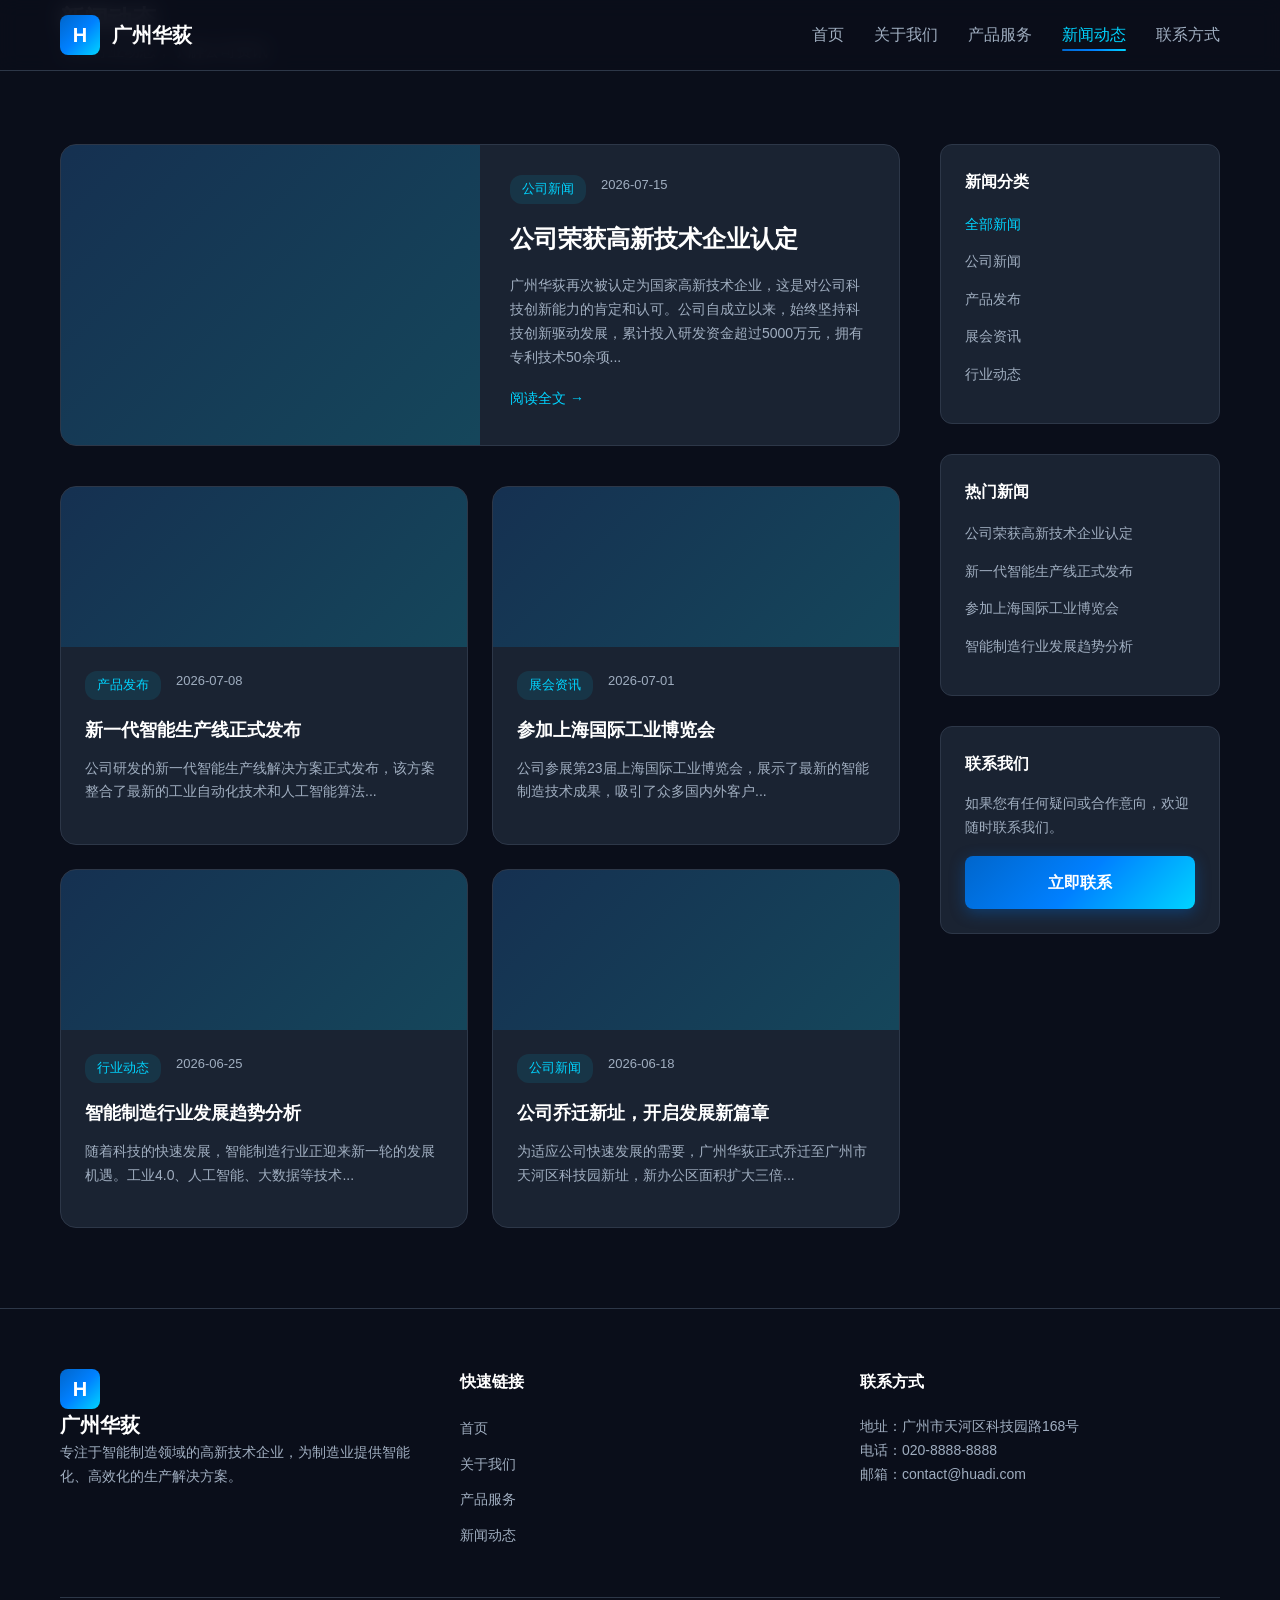
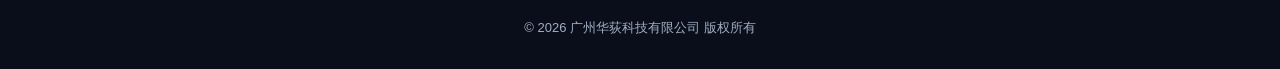
<file: news.html>
<!DOCTYPE html>
<html lang="zh-CN">
<head>
    <meta charset="UTF-8">
    <meta name="viewport" content="width=device-width, initial-scale=1.0">
    <title>新闻动态 - 广州华荻</title>
    <meta name="description" content="了解广州华荻的最新新闻、行业资讯和公司动态">
    <link rel="stylesheet" href="css/style.css">
</head>
<body>
    <nav class="navbar" id="navbar">
        <div class="nav-container">
            <div class="logo">
                <a href="index.html">
                    <span class="logo-icon">H</span>
                    <span class="logo-text">广州华荻</span>
                </a>
            </div>
            <ul class="nav-links">
                <li><a href="index.html">首页</a></li>
                <li><a href="about.html">关于我们</a></li>
                <li><a href="products.html">产品服务</a></li>
                <li><a href="news.html" class="active">新闻动态</a></li>
                <li><a href="contact.html">联系方式</a></li>
            </ul>
            <div class="menu-btn" id="menuBtn">
                <span></span>
                <span></span>
                <span></span>
            </div>
        </div>
    </nav>

    <section class="page-header">
        <div class="container">
            <h1>新闻动态</h1>
            <p>关注行业动态，了解公司资讯</p>
        </div>
    </section>

    <section class="news-list">
        <div class="container">
            <div class="news-main">
                <article class="news-article featured">
                    <div class="article-image">
                        <div class="image-placeholder"></div>
                    </div>
                    <div class="article-content">
                        <div class="article-meta">
                            <span class="article-category">公司新闻</span>
                            <span class="article-date">2026-07-15</span>
                        </div>
                        <h2><a href="#news-detail">公司荣获高新技术企业认定</a></h2>
                        <p>广州华荻再次被认定为国家高新技术企业，这是对公司科技创新能力的肯定和认可。公司自成立以来，始终坚持科技创新驱动发展，累计投入研发资金超过5000万元，拥有专利技术50余项...</p>
                        <a href="#news-detail" class="read-more">阅读全文 →</a>
                    </div>
                </article>

                <div class="news-grid">
                    <article class="news-article">
                        <div class="article-image">
                            <div class="image-placeholder"></div>
                        </div>
                        <div class="article-content">
                            <div class="article-meta">
                                <span class="article-category">产品发布</span>
                                <span class="article-date">2026-07-08</span>
                            </div>
                            <h3><a href="#news-detail">新一代智能生产线正式发布</a></h3>
                            <p>公司研发的新一代智能生产线解决方案正式发布，该方案整合了最新的工业自动化技术和人工智能算法...</p>
                        </div>
                    </article>

                    <article class="news-article">
                        <div class="article-image">
                            <div class="image-placeholder"></div>
                        </div>
                        <div class="article-content">
                            <div class="article-meta">
                                <span class="article-category">展会资讯</span>
                                <span class="article-date">2026-07-01</span>
                            </div>
                            <h3><a href="#news-detail">参加上海国际工业博览会</a></h3>
                            <p>公司参展第23届上海国际工业博览会，展示了最新的智能制造技术成果，吸引了众多国内外客户...</p>
                        </div>
                    </article>

                    <article class="news-article">
                        <div class="article-image">
                            <div class="image-placeholder"></div>
                        </div>
                        <div class="article-content">
                            <div class="article-meta">
                                <span class="article-category">行业动态</span>
                                <span class="article-date">2026-06-25</span>
                            </div>
                            <h3><a href="#news-detail">智能制造行业发展趋势分析</a></h3>
                            <p>随着科技的快速发展，智能制造行业正迎来新一轮的发展机遇。工业4.0、人工智能、大数据等技术...</p>
                        </div>
                    </article>

                    <article class="news-article">
                        <div class="article-image">
                            <div class="image-placeholder"></div>
                        </div>
                        <div class="article-content">
                            <div class="article-meta">
                                <span class="article-category">公司新闻</span>
                                <span class="article-date">2026-06-18</span>
                            </div>
                            <h3><a href="#news-detail">公司乔迁新址，开启发展新篇章</a></h3>
                            <p>为适应公司快速发展的需要，广州华荻正式乔迁至广州市天河区科技园新址，新办公区面积扩大三倍...</p>
                        </div>
                    </article>
                </div>
            </div>

            <aside class="news-sidebar">
                <div class="sidebar-section">
                    <h3>新闻分类</h3>
                    <ul>
                        <li><a href="#" class="active">全部新闻</a></li>
                        <li><a href="#">公司新闻</a></li>
                        <li><a href="#">产品发布</a></li>
                        <li><a href="#">展会资讯</a></li>
                        <li><a href="#">行业动态</a></li>
                    </ul>
                </div>

                <div class="sidebar-section">
                    <h3>热门新闻</h3>
                    <ul>
                        <li><a href="#news-detail">公司荣获高新技术企业认定</a></li>
                        <li><a href="#news-detail">新一代智能生产线正式发布</a></li>
                        <li><a href="#news-detail">参加上海国际工业博览会</a></li>
                        <li><a href="#news-detail">智能制造行业发展趋势分析</a></li>
                    </ul>
                </div>

                <div class="sidebar-section">
                    <h3>联系我们</h3>
                    <p>如果您有任何疑问或合作意向，欢迎随时联系我们。</p>
                    <a href="contact.html" class="btn btn-primary">立即联系</a>
                </div>
            </aside>
        </div>
    </section>

    <footer class="footer">
        <div class="container">
            <div class="footer-content">
                <div class="footer-section">
                    <div class="logo">
                        <span class="logo-icon">H</span>
                        <span class="logo-text">广州华荻</span>
                    </div>
                    <p>专注于智能制造领域的高新技术企业，为制造业提供智能化、高效化的生产解决方案。</p>
                </div>
                <div class="footer-section">
                    <h4>快速链接</h4>
                    <ul>
                        <li><a href="index.html">首页</a></li>
                        <li><a href="about.html">关于我们</a></li>
                        <li><a href="products.html">产品服务</a></li>
                        <li><a href="news.html">新闻动态</a></li>
                    </ul>
                </div>
                <div class="footer-section">
                    <h4>联系方式</h4>
                    <p>地址：广州市天河区科技园路168号</p>
                    <p>电话：020-8888-8888</p>
                    <p>邮箱：contact@huadi.com</p>
                </div>
            </div>
            <div class="footer-bottom">
                <p>&copy; 2026 广州华荻科技有限公司 版权所有</p>
            </div>
        </div>
    </footer>

    <script src="js/main.js"></script>
    <style>
        .news-list {
            padding: 80px 0;
        }

        .news-list .container {
            display: grid;
            grid-template-columns: 3fr 1fr;
            gap: 40px;
        }

        .news-article {
            background: var(--bg-card);
            border-radius: 16px;
            border: 1px solid var(--border-color);
            overflow: hidden;
            transition: all 0.3s ease;
        }

        .news-article:hover {
            transform: translateY(-5px);
            border-color: var(--primary-color);
            box-shadow: 0 15px 30px rgba(0, 102, 204, 0.1);
        }

        .news-article.featured {
            display: grid;
            grid-template-columns: 1fr 1fr;
            margin-bottom: 40px;
        }

        .article-image {
            height: 250px;
            overflow: hidden;
        }

        .news-article.featured .article-image {
            height: 300px;
        }

        .image-placeholder {
            width: 100%;
            height: 100%;
            background: linear-gradient(135deg, rgba(0, 102, 204, 0.2) 0%, rgba(0, 212, 255, 0.2) 100%);
            display: flex;
            align-items: center;
            justify-content: center;
            color: var(--secondary-color);
            font-size: 32px;
        }

        .article-content {
            padding: 24px;
        }

        .news-article.featured .article-content {
            padding: 30px;
        }

        .article-meta {
            display: flex;
            gap: 15px;
            margin-bottom: 16px;
            font-size: 13px;
        }

        .article-category {
            background: rgba(0, 212, 255, 0.1);
            color: var(--secondary-color);
            padding: 4px 12px;
            border-radius: 12px;
        }

        .article-date {
            color: var(--text-secondary);
        }

        .article-content h2 {
            font-size: 24px;
            font-weight: 600;
            margin-bottom: 16px;
        }

        .article-content h2 a,
        .article-content h3 a {
            color: var(--text-primary);
            text-decoration: none;
            transition: color 0.3s ease;
        }

        .article-content h2 a:hover,
        .article-content h3 a:hover {
            color: var(--secondary-color);
        }

        .article-content h3 {
            font-size: 18px;
            font-weight: 600;
            margin-bottom: 12px;
        }

        .article-content p {
            font-size: 14px;
            color: var(--text-secondary);
            line-height: 1.7;
            margin-bottom: 16px;
        }

        .read-more {
            color: var(--secondary-color);
            text-decoration: none;
            font-weight: 500;
            font-size: 14px;
            transition: color 0.3s ease;
        }

        .read-more:hover {
            color: var(--accent-color);
        }

        .news-grid {
            display: grid;
            grid-template-columns: repeat(2, 1fr);
            gap: 24px;
        }

        .news-grid .article-image {
            height: 160px;
        }

        .news-sidebar {
            display: flex;
            flex-direction: column;
            gap: 30px;
        }

        .sidebar-section {
            background: var(--bg-card);
            padding: 24px;
            border-radius: 12px;
            border: 1px solid var(--border-color);
        }

        .sidebar-section h3 {
            font-size: 16px;
            font-weight: 600;
            margin-bottom: 16px;
            color: var(--text-primary);
        }

        .sidebar-section ul {
            list-style: none;
        }

        .sidebar-section ul li {
            margin-bottom: 12px;
        }

        .sidebar-section ul li a {
            text-decoration: none;
            color: var(--text-secondary);
            font-size: 14px;
            transition: color 0.3s ease;
        }

        .sidebar-section ul li a:hover,
        .sidebar-section ul li a.active {
            color: var(--secondary-color);
        }

        .sidebar-section p {
            font-size: 14px;
            color: var(--text-secondary);
            line-height: 1.7;
            margin-bottom: 16px;
        }

        .sidebar-section .btn {
            width: 100%;
            text-align: center;
        }

        @media (max-width: 768px) {
            .news-list .container {
                grid-template-columns: 1fr;
                gap: 30px;
            }

            .news-article.featured {
                grid-template-columns: 1fr;
            }

            .news-article.featured .article-image {
                height: 200px;
            }

            .news-grid {
                grid-template-columns: 1fr;
            }

            .news-grid .article-image {
                height: 180px;
            }
        }
    </style>
</body>
</html>
</file>
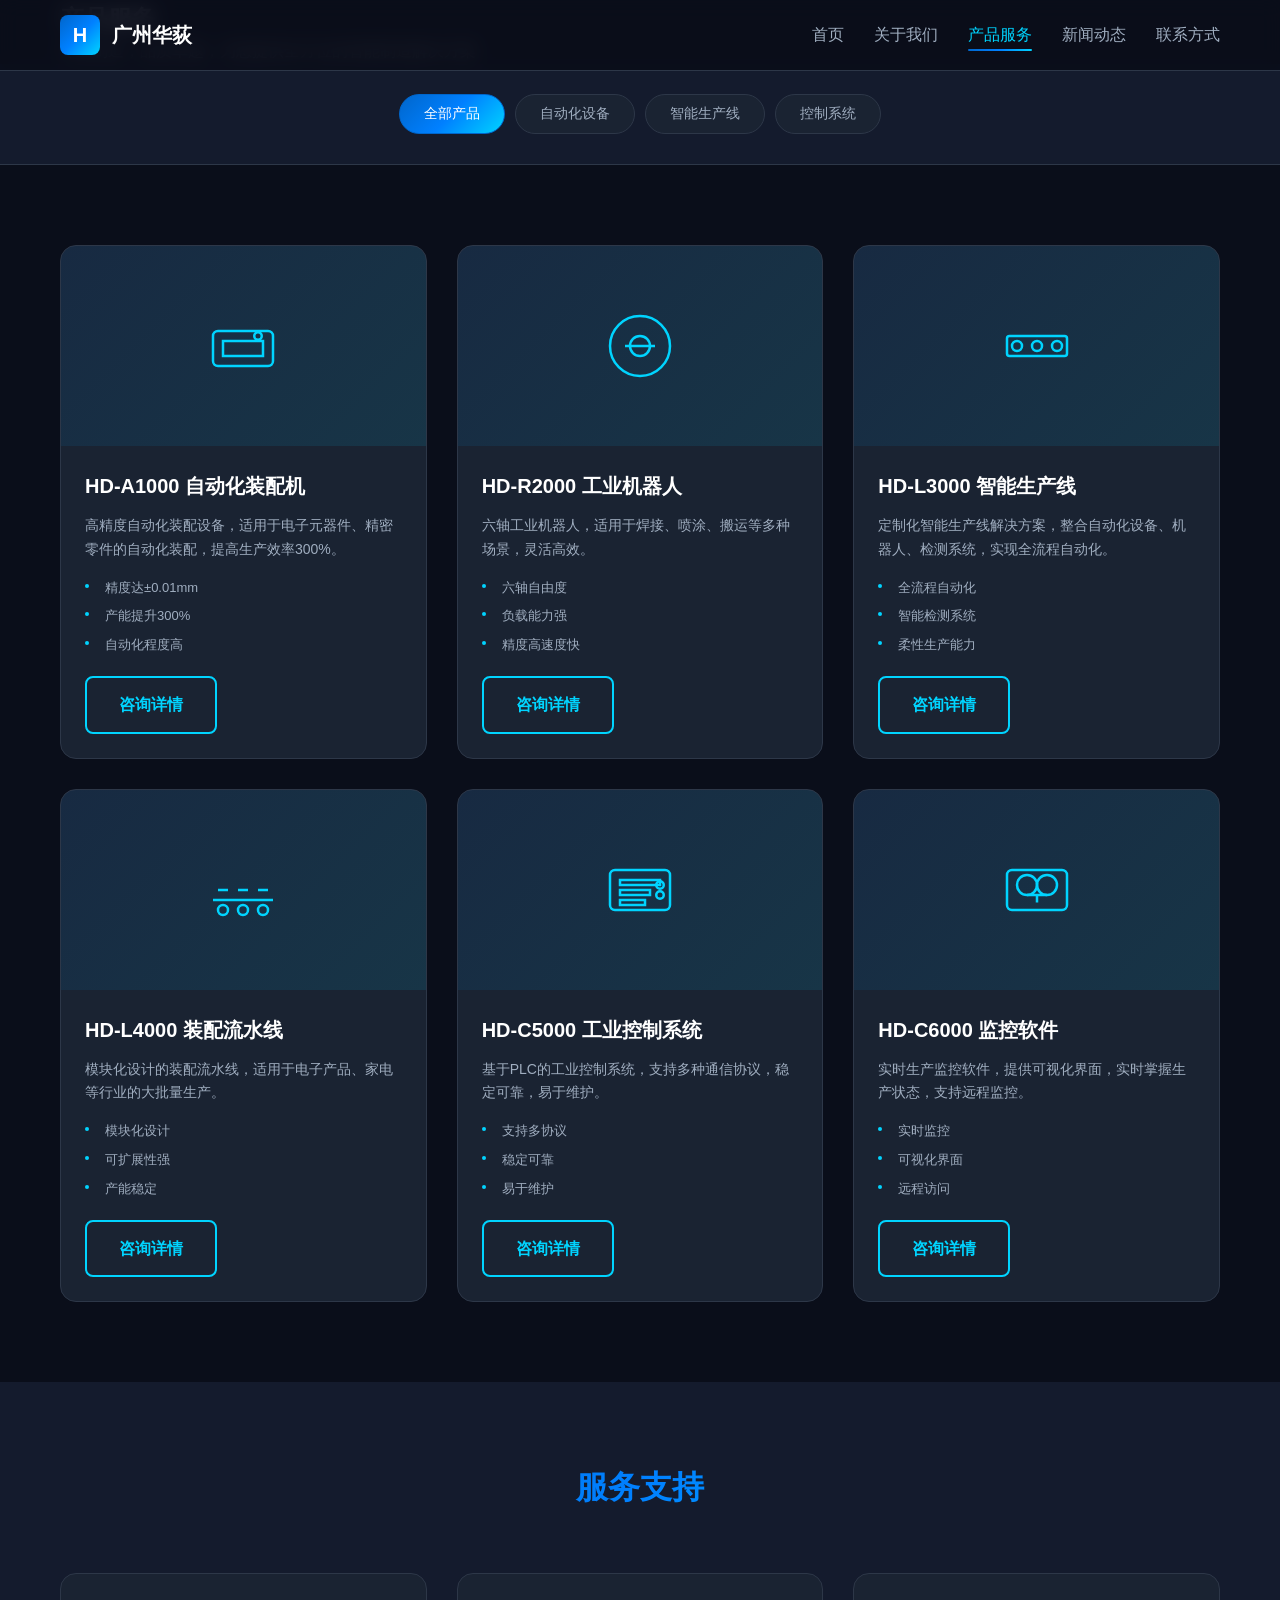
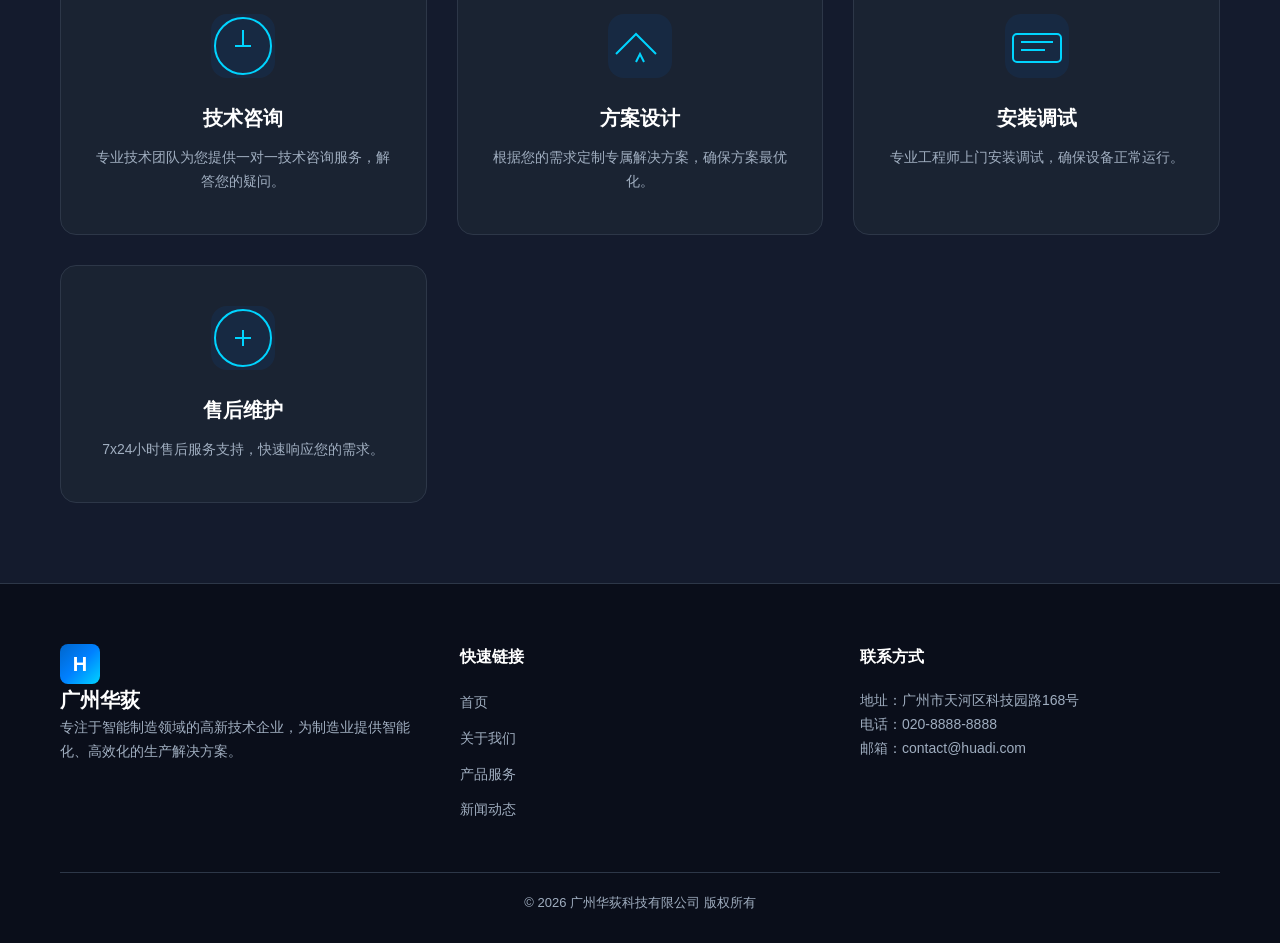
<file: products.html>
<!DOCTYPE html>
<html lang="zh-CN">
<head>
    <meta charset="UTF-8">
    <meta name="viewport" content="width=device-width, initial-scale=1.0">
    <title>产品服务 - 广州华荻</title>
    <meta name="description" content="了解广州华荻的产品和服务，包括工业自动化设备、智能生产线解决方案">
    <link rel="stylesheet" href="css/style.css">
</head>
<body>
    <nav class="navbar" id="navbar">
        <div class="nav-container">
            <div class="logo">
                <a href="index.html">
                    <span class="logo-icon">H</span>
                    <span class="logo-text">广州华荻</span>
                </a>
            </div>
            <ul class="nav-links">
                <li><a href="index.html">首页</a></li>
                <li><a href="about.html">关于我们</a></li>
                <li><a href="products.html" class="active">产品服务</a></li>
                <li><a href="news.html">新闻动态</a></li>
                <li><a href="contact.html">联系方式</a></li>
            </ul>
            <div class="menu-btn" id="menuBtn">
                <span></span>
                <span></span>
                <span></span>
            </div>
        </div>
    </nav>

    <section class="page-header">
        <div class="container">
            <h1>产品服务</h1>
            <p>专业制造，品质卓越，为您提供全方位的智能制造解决方案</p>
        </div>
    </section>

    <section class="product-categories">
        <div class="container">
            <div class="category-tabs">
                <button class="category-tab active" data-category="all">全部产品</button>
                <button class="category-tab" data-category="automation">自动化设备</button>
                <button class="category-tab" data-category="line">智能生产线</button>
                <button class="category-tab" data-category="control">控制系统</button>
            </div>
        </div>
    </section>

    <section class="product-list">
        <div class="container">
            <div class="products-grid" id="productsGrid">
                <div class="product-item" data-category="automation">
                    <div class="product-image">
                        <div class="product-icon">
                            <svg viewBox="0 0 64 64" fill="none" stroke="currentColor" stroke-width="2">
                                <rect x="8" y="20" width="48" height="28" rx="4"/>
                                <rect x="16" y="28" width="32" height="12"/>
                                <circle cx="44" cy="24" r="3"/>
                            </svg>
                        </div>
                    </div>
                    <div class="product-info">
                        <h3>HD-A1000 自动化装配机</h3>
                        <p>高精度自动化装配设备，适用于电子元器件、精密零件的自动化装配，提高生产效率300%。</p>
                        <ul class="product-features">
                            <li>精度达±0.01mm</li>
                            <li>产能提升300%</li>
                            <li>自动化程度高</li>
                        </ul>
                        <a href="contact.html" class="btn btn-outline">咨询详情</a>
                    </div>
                </div>

                <div class="product-item" data-category="automation">
                    <div class="product-image">
                        <div class="product-icon">
                            <svg viewBox="0 0 64 64" fill="none" stroke="currentColor" stroke-width="2">
                                <circle cx="32" cy="32" r="24"/>
                                <path d="M20 32h24"/>
                                <circle cx="32" cy="32" r="8"/>
                            </svg>
                        </div>
                    </div>
                    <div class="product-info">
                        <h3>HD-R2000 工业机器人</h3>
                        <p>六轴工业机器人，适用于焊接、喷涂、搬运等多种场景，灵活高效。</p>
                        <ul class="product-features">
                            <li>六轴自由度</li>
                            <li>负载能力强</li>
                            <li>精度高速度快</li>
                        </ul>
                        <a href="contact.html" class="btn btn-outline">咨询详情</a>
                    </div>
                </div>

                <div class="product-item" data-category="line">
                    <div class="product-image">
                        <div class="product-icon">
                            <svg viewBox="0 0 64 64" fill="none" stroke="currentColor" stroke-width="2">
                                <rect x="8" y="24" width="48" height="16" rx="2"/>
                                <circle cx="16" cy="32" r="4"/>
                                <circle cx="32" cy="32" r="4"/>
                                <circle cx="48" cy="32" r="4"/>
                            </svg>
                        </div>
                    </div>
                    <div class="product-info">
                        <h3>HD-L3000 智能生产线</h3>
                        <p>定制化智能生产线解决方案，整合自动化设备、机器人、检测系统，实现全流程自动化。</p>
                        <ul class="product-features">
                            <li>全流程自动化</li>
                            <li>智能检测系统</li>
                            <li>柔性生产能力</li>
                        </ul>
                        <a href="contact.html" class="btn btn-outline">咨询详情</a>
                    </div>
                </div>

                <div class="product-item" data-category="line">
                    <div class="product-image">
                        <div class="product-icon">
                            <svg viewBox="0 0 64 64" fill="none" stroke="currentColor" stroke-width="2">
                                <path d="M8 40h48M12 32h8M28 32h8M44 32h8"/>
                                <circle cx="16" cy="48" r="4"/>
                                <circle cx="32" cy="48" r="4"/>
                                <circle cx="48" cy="48" r="4"/>
                            </svg>
                        </div>
                    </div>
                    <div class="product-info">
                        <h3>HD-L4000 装配流水线</h3>
                        <p>模块化设计的装配流水线，适用于电子产品、家电等行业的大批量生产。</p>
                        <ul class="product-features">
                            <li>模块化设计</li>
                            <li>可扩展性强</li>
                            <li>产能稳定</li>
                        </ul>
                        <a href="contact.html" class="btn btn-outline">咨询详情</a>
                    </div>
                </div>

                <div class="product-item" data-category="control">
                    <div class="product-image">
                        <div class="product-icon">
                            <svg viewBox="0 0 64 64" fill="none" stroke="currentColor" stroke-width="2">
                                <rect x="8" y="16" width="48" height="32" rx="4"/>
                                <rect x="16" y="24" width="32" height="4"/>
                                <rect x="16" y="32" width="24" height="4"/>
                                <rect x="16" y="40" width="20" height="4"/>
                                <circle cx="48" cy="28" r="3"/>
                                <circle cx="48" cy="36" r="3"/>
                            </svg>
                        </div>
                    </div>
                    <div class="product-info">
                        <h3>HD-C5000 工业控制系统</h3>
                        <p>基于PLC的工业控制系统，支持多种通信协议，稳定可靠，易于维护。</p>
                        <ul class="product-features">
                            <li>支持多协议</li>
                            <li>稳定可靠</li>
                            <li>易于维护</li>
                        </ul>
                        <a href="contact.html" class="btn btn-outline">咨询详情</a>
                    </div>
                </div>

                <div class="product-item" data-category="control">
                    <div class="product-image">
                        <div class="product-icon">
                            <svg viewBox="0 0 64 64" fill="none" stroke="currentColor" stroke-width="2">
                                <rect x="8" y="16" width="48" height="32" rx="4"/>
                                <circle cx="24" cy="28" r="8"/>
                                <circle cx="40" cy="28" r="8"/>
                                <path d="M24 36h16"/>
                                <path d="M32 36v6"/>
                            </svg>
                        </div>
                    </div>
                    <div class="product-info">
                        <h3>HD-C6000 监控软件</h3>
                        <p>实时生产监控软件，提供可视化界面，实时掌握生产状态，支持远程监控。</p>
                        <ul class="product-features">
                            <li>实时监控</li>
                            <li>可视化界面</li>
                            <li>远程访问</li>
                        </ul>
                        <a href="contact.html" class="btn btn-outline">咨询详情</a>
                    </div>
                </div>
            </div>
        </div>
    </section>

    <section class="service-intro">
        <div class="container">
            <h2>服务支持</h2>
            <div class="service-grid">
                <div class="service-item">
                    <div class="service-icon">
                        <svg viewBox="0 0 64 64" fill="none" stroke="currentColor" stroke-width="2">
                            <circle cx="32" cy="32" r="28"/>
                            <path d="M32 16v16M24 32h16"/>
                        </svg>
                    </div>
                    <h3>技术咨询</h3>
                    <p>专业技术团队为您提供一对一技术咨询服务，解答您的疑问。</p>
                </div>
                <div class="service-item">
                    <div class="service-icon">
                        <svg viewBox="0 0 64 64" fill="none" stroke="currentColor" stroke-width="2">
                            <path d="M8 40l20-20 20 20"/>
                            <path d="M28 48l4-8 4 8"/>
                        </svg>
                    </div>
                    <h3>方案设计</h3>
                    <p>根据您的需求定制专属解决方案，确保方案最优化。</p>
                </div>
                <div class="service-item">
                    <div class="service-icon">
                        <svg viewBox="0 0 64 64" fill="none" stroke="currentColor" stroke-width="2">
                            <rect x="8" y="20" width="48" height="28" rx="4"/>
                            <path d="M16 28h32M16 36h24"/>
                        </svg>
                    </div>
                    <h3>安装调试</h3>
                    <p>专业工程师上门安装调试，确保设备正常运行。</p>
                </div>
                <div class="service-item">
                    <div class="service-icon">
                        <svg viewBox="0 0 64 64" fill="none" stroke="currentColor" stroke-width="2">
                            <circle cx="32" cy="32" r="28"/>
                            <path d="M24 32h16M32 24v16"/>
                        </svg>
                    </div>
                    <h3>售后维护</h3>
                    <p>7x24小时售后服务支持，快速响应您的需求。</p>
                </div>
            </div>
        </div>
    </section>

    <footer class="footer">
        <div class="container">
            <div class="footer-content">
                <div class="footer-section">
                    <div class="logo">
                        <span class="logo-icon">H</span>
                        <span class="logo-text">广州华荻</span>
                    </div>
                    <p>专注于智能制造领域的高新技术企业，为制造业提供智能化、高效化的生产解决方案。</p>
                </div>
                <div class="footer-section">
                    <h4>快速链接</h4>
                    <ul>
                        <li><a href="index.html">首页</a></li>
                        <li><a href="about.html">关于我们</a></li>
                        <li><a href="products.html">产品服务</a></li>
                        <li><a href="news.html">新闻动态</a></li>
                    </ul>
                </div>
                <div class="footer-section">
                    <h4>联系方式</h4>
                    <p>地址：广州市天河区科技园路168号</p>
                    <p>电话：020-8888-8888</p>
                    <p>邮箱：contact@huadi.com</p>
                </div>
            </div>
            <div class="footer-bottom">
                <p>&copy; 2026 广州华荻科技有限公司 版权所有</p>
            </div>
        </div>
    </footer>

    <script src="js/main.js"></script>
    <script>
        document.addEventListener('DOMContentLoaded', function() {
            const categoryTabs = document.querySelectorAll('.category-tab');
            const productsGrid = document.getElementById('productsGrid');
            const productItems = document.querySelectorAll('.product-item');

            categoryTabs.forEach(tab => {
                tab.addEventListener('click', function() {
                    categoryTabs.forEach(t => t.classList.remove('active'));
                    this.classList.add('active');

                    const category = this.getAttribute('data-category');

                    productItems.forEach(item => {
                        if (category === 'all' || item.getAttribute('data-category') === category) {
                            item.style.display = 'block';
                        } else {
                            item.style.display = 'none';
                        }
                    });
                });
            });
        });
    </script>
    <style>
        .product-categories {
            padding: 30px 0;
            border-bottom: 1px solid var(--border-color);
            background: var(--bg-gray);
        }

        .category-tabs {
            display: flex;
            gap: 10px;
            flex-wrap: wrap;
            justify-content: center;
        }

        .category-tab {
            padding: 10px 24px;
            background: var(--bg-card);
            border: 1px solid var(--border-color);
            color: var(--text-secondary);
            border-radius: 25px;
            cursor: pointer;
            transition: all 0.3s ease;
            font-size: 14px;
            font-weight: 500;
        }

        .category-tab:hover {
            border-color: var(--primary-color);
            color: var(--secondary-color);
        }

        .category-tab.active {
            background: var(--gradient-primary);
            border-color: var(--primary-color);
            color: white;
        }

        .product-list {
            padding: 80px 0;
        }

        .products-grid {
            display: grid;
            grid-template-columns: repeat(auto-fit, minmax(340px, 1fr));
            gap: 30px;
        }

        .product-item {
            background: var(--bg-card);
            border-radius: 16px;
            border: 1px solid var(--border-color);
            overflow: hidden;
            transition: all 0.3s ease;
        }

        .product-item:hover {
            transform: translateY(-8px);
            border-color: var(--primary-color);
            box-shadow: 0 20px 40px rgba(0, 102, 204, 0.15);
        }

        .product-image {
            height: 200px;
            background: linear-gradient(135deg, rgba(0, 102, 204, 0.1) 0%, rgba(0, 212, 255, 0.1) 100%);
            display: flex;
            align-items: center;
            justify-content: center;
            position: relative;
        }

        .product-icon {
            width: 80px;
            height: 80px;
            color: var(--secondary-color);
        }

        .product-info {
            padding: 24px;
        }

        .product-info h3 {
            font-size: 20px;
            font-weight: 600;
            margin-bottom: 12px;
            color: var(--text-primary);
        }

        .product-info p {
            font-size: 14px;
            color: var(--text-secondary);
            line-height: 1.7;
            margin-bottom: 16px;
        }

        .product-features {
            list-style: none;
            margin-bottom: 20px;
        }

        .product-features li {
            font-size: 13px;
            color: var(--text-secondary);
            padding-left: 20px;
            position: relative;
            margin-bottom: 8px;
        }

        .product-features li::before {
            content: '';
            position: absolute;
            left: 0;
            top: 6px;
            width: 4px;
            height: 4px;
            background: var(--secondary-color);
            border-radius: 50%;
        }

        .service-intro {
            padding: 80px 0;
            background: var(--bg-gray);
        }

        .service-intro h2 {
            text-align: center;
            font-size: 32px;
            font-weight: 700;
            margin-bottom: 60px;
            background: var(--gradient-primary);
            -webkit-background-clip: text;
            -webkit-text-fill-color: transparent;
            background-clip: text;
        }

        .service-grid {
            display: grid;
            grid-template-columns: repeat(auto-fit, minmax(280px, 1fr));
            gap: 30px;
        }

        .service-item {
            background: var(--bg-card);
            padding: 40px 30px;
            border-radius: 16px;
            border: 1px solid var(--border-color);
            text-align: center;
            transition: all 0.3s ease;
        }

        .service-item:hover {
            border-color: var(--primary-color);
            transform: translateY(-5px);
        }

        .service-icon {
            width: 64px;
            height: 64px;
            margin: 0 auto 24px;
            background: rgba(0, 102, 204, 0.1);
            border-radius: 16px;
            display: flex;
            align-items: center;
            justify-content: center;
            color: var(--secondary-color);
        }

        .service-item h3 {
            font-size: 20px;
            font-weight: 600;
            margin-bottom: 12px;
            color: var(--text-primary);
        }

        .service-item p {
            font-size: 14px;
            color: var(--text-secondary);
            line-height: 1.7;
        }

        @media (max-width: 768px) {
            .products-grid {
                grid-template-columns: 1fr;
            }

            .category-tabs {
                gap: 8px;
            }

            .category-tab {
                padding: 8px 16px;
                font-size: 13px;
            }
        }
    </style>
</body>
</html>
</file>
<file: css/style.css>
:root {
    --primary-color: #0066cc;
    --primary-light: #0080ff;
    --primary-dark: #004d99;
    --secondary-color: #00d4ff;
    --accent-color: #00ff88;
    --bg-dark: #0a0e1a;
    --bg-gray: #141b2d;
    --bg-card: #1a2332;
    --text-primary: #ffffff;
    --text-secondary: #a0aec0;
    --border-color: #2d3748;
    --gradient-primary: linear-gradient(135deg, #0066cc 0%, #0080ff 50%, #00d4ff 100%);
    --gradient-secondary: linear-gradient(135deg, #004d99 0%, #0066cc 100%);
}

* {
    margin: 0;
    padding: 0;
    box-sizing: border-box;
}

html {
    scroll-behavior: smooth;
}

body {
    font-family: 'Noto Sans SC', sans-serif;
    background-color: var(--bg-dark);
    color: var(--text-primary);
    line-height: 1.6;
    overflow-x: hidden;
}

.container {
    max-width: 1200px;
    margin: 0 auto;
    padding: 0 20px;
}

.navbar {
    position: fixed;
    top: 0;
    left: 0;
    right: 0;
    z-index: 1000;
    background: rgba(10, 14, 26, 0.9);
    backdrop-filter: blur(10px);
    border-bottom: 1px solid var(--border-color);
    transition: all 0.3s ease;
}

.navbar.scrolled {
    background: rgba(10, 14, 26, 0.95);
    border-bottom: 1px solid rgba(0, 102, 204, 0.3);
}

.nav-container {
    max-width: 1200px;
    margin: 0 auto;
    padding: 0 20px;
    display: flex;
    justify-content: space-between;
    align-items: center;
    height: 70px;
}

.logo a {
    display: flex;
    align-items: center;
    gap: 12px;
    text-decoration: none;
    color: var(--text-primary);
}

.logo-icon {
    width: 40px;
    height: 40px;
    background: var(--gradient-primary);
    border-radius: 8px;
    display: flex;
    align-items: center;
    justify-content: center;
    font-size: 20px;
    font-weight: 700;
    color: white;
}

.logo-text {
    font-size: 20px;
    font-weight: 700;
    color: var(--text-primary);
}

.nav-links {
    display: flex;
    list-style: none;
    gap: 30px;
}

.nav-links a {
    text-decoration: none;
    color: var(--text-secondary);
    font-weight: 500;
    transition: all 0.3s ease;
    position: relative;
}

.nav-links a:hover,
.nav-links a.active {
    color: var(--secondary-color);
}

.nav-links a.active::after {
    content: '';
    position: absolute;
    bottom: -8px;
    left: 0;
    right: 0;
    height: 2px;
    background: var(--gradient-primary);
    border-radius: 1px;
}

.menu-btn {
    display: none;
    flex-direction: column;
    gap: 5px;
    cursor: pointer;
}

.menu-btn span {
    width: 25px;
    height: 2px;
    background: var(--text-primary);
    border-radius: 1px;
    transition: all 0.3s ease;
}

.menu-btn.active span:nth-child(1) {
    transform: rotate(45deg) translate(5px, 5px);
}

.menu-btn.active span:nth-child(2) {
    opacity: 0;
}

.menu-btn.active span:nth-child(3) {
    transform: rotate(-45deg) translate(5px, -5px);
}

.hero {
    min-height: 100vh;
    display: flex;
    align-items: center;
    justify-content: center;
    position: relative;
    overflow: hidden;
    padding: 100px 20px 60px;
}

.hero-bg {
    position: absolute;
    top: 0;
    left: 0;
    right: 0;
    bottom: 0;
    background: linear-gradient(135deg, #0a0e1a 0%, #141b2d 50%, #1a2332 100%);
}

.hero-bg::before {
    content: '';
    position: absolute;
    top: -50%;
    left: -50%;
    width: 200%;
    height: 200%;
    background: radial-gradient(circle at 30% 30%, rgba(0, 102, 204, 0.15) 0%, transparent 50%);
    animation: pulse 8s ease-in-out infinite;
}

.hero-bg::after {
    content: '';
    position: absolute;
    top: 0;
    left: 0;
    right: 0;
    bottom: 0;
    background-image: 
        linear-gradient(rgba(0, 102, 204, 0.03) 1px, transparent 1px),
        linear-gradient(90deg, rgba(0, 102, 204, 0.03) 1px, transparent 1px);
    background-size: 50px 50px;
}

@keyframes pulse {
    0%, 100% { opacity: 0.5; }
    50% { opacity: 1; }
}

.hero-content {
    text-align: center;
    position: relative;
    z-index: 1;
    max-width: 800px;
}

.hero h1 {
    font-size: 56px;
    font-weight: 700;
    margin-bottom: 16px;
    background: var(--gradient-primary);
    -webkit-background-clip: text;
    -webkit-text-fill-color: transparent;
    background-clip: text;
    animation: fadeInUp 0.8s ease;
}

.hero-subtitle {
    font-size: 24px;
    color: var(--secondary-color);
    margin-bottom: 20px;
    animation: fadeInUp 0.8s ease 0.2s both;
}

.hero-description {
    font-size: 16px;
    color: var(--text-secondary);
    margin-bottom: 40px;
    line-height: 1.8;
    animation: fadeInUp 0.8s ease 0.4s both;
}

.hero-buttons {
    display: flex;
    justify-content: center;
    gap: 20px;
    animation: fadeInUp 0.8s ease 0.6s both;
}

.btn {
    padding: 14px 32px;
    border-radius: 8px;
    font-weight: 600;
    text-decoration: none;
    transition: all 0.3s ease;
    display: inline-block;
    font-size: 16px;
}

.btn-primary {
    background: var(--gradient-primary);
    color: white;
    border: none;
    box-shadow: 0 4px 15px rgba(0, 102, 204, 0.4);
}

.btn-primary:hover {
    transform: translateY(-2px);
    box-shadow: 0 6px 20px rgba(0, 102, 204, 0.6);
}

.btn-secondary {
    background: transparent;
    color: var(--text-primary);
    border: 2px solid var(--primary-color);
}

.btn-secondary:hover {
    background: var(--primary-color);
    color: white;
}

.btn-outline {
    background: transparent;
    color: var(--secondary-color);
    border: 2px solid var(--secondary-color);
}

.btn-outline:hover {
    background: var(--secondary-color);
    color: var(--bg-dark);
}

@keyframes fadeInUp {
    from {
        opacity: 0;
        transform: translateY(30px);
    }
    to {
        opacity: 1;
        transform: translateY(0);
    }
}

.hero-visual {
    position: absolute;
    top: 50%;
    left: 50%;
    transform: translate(-50%, -50%);
    width: 600px;
    height: 600px;
    pointer-events: none;
}

.floating-box {
    position: absolute;
    background: rgba(0, 102, 204, 0.1);
    border: 1px solid rgba(0, 102, 204, 0.3);
    border-radius: 12px;
    animation: float 6s ease-in-out infinite;
}

.box-1 {
    width: 120px;
    height: 120px;
    top: 10%;
    left: 20%;
    animation-delay: 0s;
}

.box-2 {
    width: 80px;
    height: 80px;
    top: 60%;
    right: 20%;
    animation-delay: 2s;
}

.box-3 {
    width: 100px;
    height: 100px;
    bottom: 20%;
    left: 50%;
    animation-delay: 4s;
}

@keyframes float {
    0%, 100% { transform: translateY(0) rotate(0deg); }
    50% { transform: translateY(-20px) rotate(5deg); }
}

.section-header {
    text-align: center;
    margin-bottom: 60px;
}

.section-header h2 {
    font-size: 36px;
    font-weight: 700;
    margin-bottom: 16px;
    background: var(--gradient-primary);
    -webkit-background-clip: text;
    -webkit-text-fill-color: transparent;
    background-clip: text;
}

.section-header p {
    font-size: 16px;
    color: var(--text-secondary);
}

.section-footer {
    text-align: center;
    margin-top: 40px;
}

.features {
    padding: 80px 0;
    background: var(--bg-gray);
}

.features-grid {
    display: grid;
    grid-template-columns: repeat(auto-fit, minmax(280px, 1fr));
    gap: 30px;
}

.feature-card {
    background: var(--bg-card);
    padding: 40px 30px;
    border-radius: 16px;
    border: 1px solid var(--border-color);
    transition: all 0.3s ease;
}

.feature-card:hover {
    transform: translateY(-8px);
    border-color: var(--primary-color);
    box-shadow: 0 20px 40px rgba(0, 102, 204, 0.15);
}

.feature-icon {
    width: 64px;
    height: 64px;
    background: rgba(0, 102, 204, 0.1);
    border-radius: 16px;
    display: flex;
    align-items: center;
    justify-content: center;
    margin-bottom: 24px;
    color: var(--secondary-color);
    transition: all 0.3s ease;
}

.feature-card:hover .feature-icon {
    background: rgba(0, 102, 204, 0.2);
    transform: scale(1.1);
}

.feature-card h3 {
    font-size: 20px;
    font-weight: 600;
    margin-bottom: 12px;
    color: var(--text-primary);
}

.feature-card p {
    font-size: 14px;
    color: var(--text-secondary);
    line-height: 1.7;
}

.products-preview {
    padding: 80px 0;
    background: var(--bg-dark);
}

.products-grid {
    display: grid;
    grid-template-columns: repeat(auto-fit, minmax(320px, 1fr));
    gap: 30px;
}

.product-card {
    background: var(--bg-card);
    border-radius: 16px;
    overflow: hidden;
    border: 1px solid var(--border-color);
    transition: all 0.3s ease;
}

.product-card:hover {
    transform: translateY(-8px);
    border-color: var(--primary-color);
    box-shadow: 0 20px 40px rgba(0, 102, 204, 0.15);
}

.product-image {
    height: 200px;
    overflow: hidden;
    position: relative;
}

.product-placeholder {
    width: 100%;
    height: 100%;
    background: linear-gradient(135deg, rgba(0, 102, 204, 0.2) 0%, rgba(0, 212, 255, 0.2) 100%);
    display: flex;
    align-items: center;
    justify-content: center;
    color: var(--secondary-color);
    font-size: 48px;
}

.product-info {
    padding: 24px;
}

.product-info h3 {
    font-size: 20px;
    font-weight: 600;
    margin-bottom: 10px;
    color: var(--text-primary);
}

.product-info p {
    font-size: 14px;
    color: var(--text-secondary);
    margin-bottom: 16px;
}

.product-link {
    color: var(--secondary-color);
    text-decoration: none;
    font-weight: 500;
    font-size: 14px;
    transition: color 0.3s ease;
}

.product-link:hover {
    color: var(--accent-color);
}

.stats {
    padding: 80px 0;
    background: var(--gradient-secondary);
    position: relative;
}

.stats::before {
    content: '';
    position: absolute;
    top: 0;
    left: 0;
    right: 0;
    bottom: 0;
    background-image: 
        linear-gradient(rgba(255, 255, 255, 0.05) 1px, transparent 1px),
        linear-gradient(90deg, rgba(255, 255, 255, 0.05) 1px, transparent 1px);
    background-size: 50px 50px;
}

.stats-grid {
    display: grid;
    grid-template-columns: repeat(auto-fit, minmax(200px, 1fr));
    gap: 40px;
    position: relative;
    z-index: 1;
}

.stat-item {
    text-align: center;
}

.stat-number {
    font-size: 48px;
    font-weight: 700;
    color: var(--accent-color);
    margin-bottom: 8px;
}

.stat-label {
    font-size: 16px;
    color: rgba(255, 255, 255, 0.8);
}

.news-preview {
    padding: 80px 0;
    background: var(--bg-gray);
}

.news-grid {
    display: grid;
    grid-template-columns: repeat(auto-fit, minmax(300px, 1fr));
    gap: 30px;
}

.news-card {
    background: var(--bg-card);
    padding: 30px;
    border-radius: 16px;
    border: 1px solid var(--border-color);
    transition: all 0.3s ease;
}

.news-card:hover {
    border-color: var(--primary-color);
    transform: translateY(-5px);
}

.news-date {
    font-size: 12px;
    color: var(--secondary-color);
    margin-bottom: 16px;
}

.news-card h3 {
    font-size: 18px;
    font-weight: 600;
    margin-bottom: 12px;
    color: var(--text-primary);
    line-height: 1.5;
}

.news-card p {
    font-size: 14px;
    color: var(--text-secondary);
    margin-bottom: 16px;
    line-height: 1.7;
}

.news-link {
    color: var(--secondary-color);
    text-decoration: none;
    font-weight: 500;
    font-size: 14px;
}

.news-link:hover {
    color: var(--accent-color);
}

.footer {
    background: var(--bg-dark);
    padding: 60px 0 30px;
    border-top: 1px solid var(--border-color);
}

.footer-content {
    display: grid;
    grid-template-columns: repeat(auto-fit, minmax(250px, 1fr));
    gap: 40px;
    margin-bottom: 40px;
}

.footer-section h4 {
    font-size: 16px;
    font-weight: 600;
    margin-bottom: 20px;
    color: var(--text-primary);
}

.footer-section ul {
    list-style: none;
}

.footer-section ul li {
    margin-bottom: 10px;
}

.footer-section ul li a {
    text-decoration: none;
    color: var(--text-secondary);
    font-size: 14px;
    transition: color 0.3s ease;
}

.footer-section ul li a:hover {
    color: var(--secondary-color);
}

.footer-section p {
    font-size: 14px;
    color: var(--text-secondary);
    line-height: 1.7;
}

.footer-bottom {
    text-align: center;
    padding-top: 20px;
    border-top: 1px solid var(--border-color);
}

.footer-bottom p {
    font-size: 13px;
    color: var(--text-secondary);
}

@media (max-width: 768px) {
    .nav-links {
        position: fixed;
        top: 70px;
        left: 0;
        right: 0;
        background: rgba(10, 14, 26, 0.95);
        flex-direction: column;
        padding: 20px;
        gap: 20px;
        transform: translateY(-100%);
        opacity: 0;
        transition: all 0.3s ease;
    }

    .nav-links.active {
        transform: translateY(0);
        opacity: 1;
    }

    .menu-btn {
        display: flex;
    }

    .hero h1 {
        font-size: 40px;
    }

    .hero-subtitle {
        font-size: 20px;
    }

    .hero-buttons {
        flex-direction: column;
        align-items: center;
    }

    .section-header h2 {
        font-size: 28px;
    }

    .stats-grid {
        gap: 30px;
    }

    .stat-number {
        font-size: 36px;
    }

    .footer-content {
        gap: 30px;
    }
}
</file>
